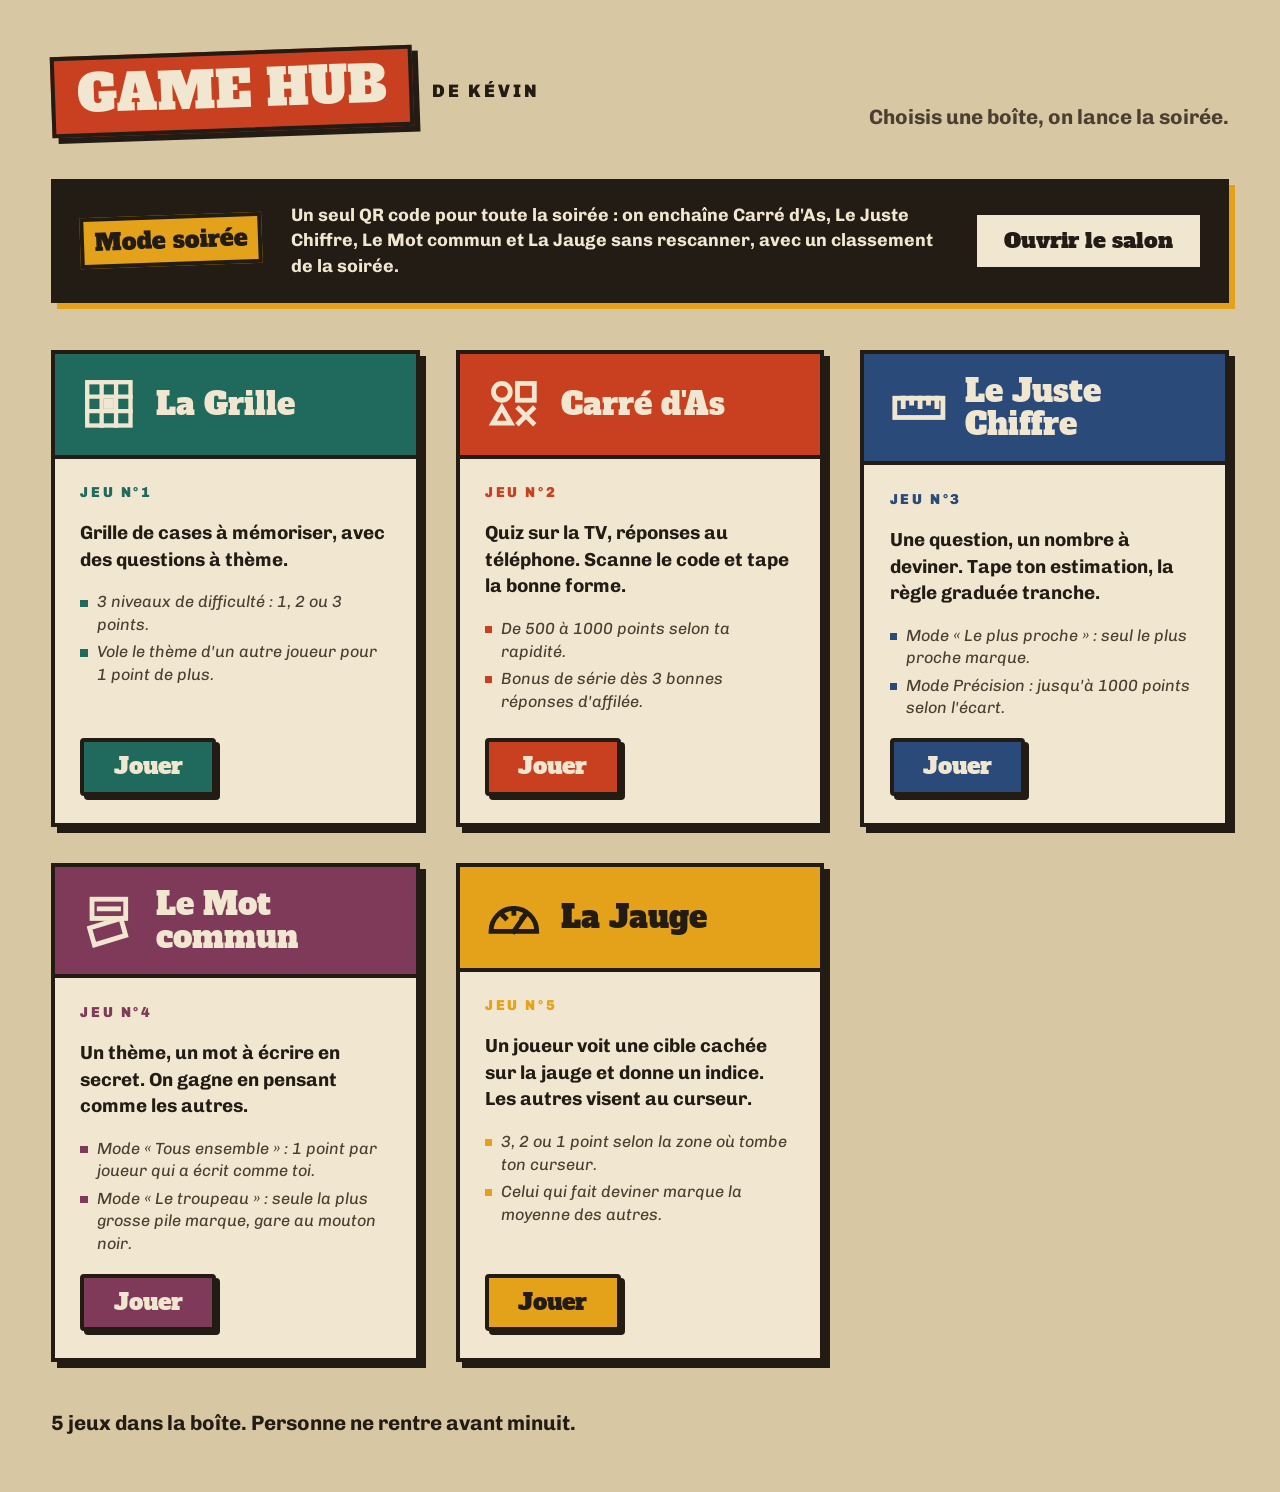
<file: index.html>
<!DOCTYPE html>
<html lang="fr">
<head>
<meta charset="UTF-8">
<meta name="viewport" content="width=device-width, initial-scale=1.0">
<title>Game Hub by Kévin</title>
<link rel="preconnect" href="https://fonts.googleapis.com">
<link rel="preconnect" href="https://fonts.gstatic.com" crossorigin>
<link rel="stylesheet" href="commun.css">
<style>
    body {
        display: flex;
        flex-direction: column;
        padding: clamp(1.5rem, 4vw, 3rem) clamp(1rem, 4vw, 4rem) 3rem;
    }

    .page {
        width: 100%;
        max-width: 72rem;
        margin: auto;
        display: flex;
        flex-direction: column;
        gap: clamp(1.8rem, 4vw, 2.6rem);
    }

    header {
        display: flex;
        align-items: flex-end;
        justify-content: space-between;
        flex-wrap: wrap;
        gap: 1rem 2rem;
    }

    .marque {
        display: flex;
        align-items: center;
        flex-wrap: wrap;
        gap: 0.6rem 1rem;
    }

    .logo {
        font-size: clamp(2rem, 5vw, 2.8rem);
        line-height: 1;
    }

    .signature {
        font-weight: 900;
        font-size: 1rem;
        letter-spacing: 0.18em;
        text-transform: uppercase;
    }

    .tagline {
        font-size: 1.15rem;
        font-weight: 700;
        color: var(--encre-douce);
    }

    /* ---------- L'étagère de boîtes ---------- */

    .etagere {
        display: grid;
        grid-template-columns: repeat(auto-fill, minmax(min(100%, 19rem), 1fr));
        gap: 2rem;
    }

    .couvercle {
        --jeu-texte: var(--carton);
        display: flex;
        flex-direction: column;
        color: var(--encre);
        text-decoration: none;
        background: var(--carton);
        border: var(--trait) solid var(--encre);
        box-shadow: var(--ombre);
        transition: transform 0.15s cubic-bezier(.3, 1.6, .5, 1), box-shadow 0.15s cubic-bezier(.3, 1.6, .5, 1);
    }

    .couvercle:hover {
        transform: translate(-4px, -4px);
        box-shadow: var(--ombre-forte);
    }

    .couvercle:active {
        transform: translate(5px, 5px);
        box-shadow: 1px 1px 0 var(--encre);
        transition-duration: 0.05s;
    }

    .couvercle-face {
        display: flex;
        align-items: center;
        gap: 1rem;
        padding: 1.2rem 1.4rem;
        color: var(--jeu-texte);
        background: var(--jeu);
        border-bottom: var(--trait) solid var(--encre);
    }

    .couvercle-face svg {
        width: 3.2rem;
        height: 3.2rem;
        flex-shrink: 0;
    }

    .couvercle-titre {
        font-family: var(--police-titre);
        font-size: 1.7rem;
        line-height: 1.05;
    }

    .couvercle-dos {
        flex: 1;
        display: flex;
        flex-direction: column;
        gap: 1rem;
        padding: 1.3rem 1.4rem 1.5rem;
    }

    .couvercle-numero { color: var(--jeu); }

    .couvercle-description {
        font-size: 1.05rem;
        font-weight: 700;
        line-height: 1.4;
    }

    .couvercle-regles {
        flex: 1;
        list-style: none;
        display: flex;
        flex-direction: column;
        gap: 0.25rem;
        font-size: 0.9rem;
        font-style: italic;
        color: var(--encre-douce);
    }

    .couvercle-regles li {
        position: relative;
        padding-left: 1em;
    }

    .couvercle-regles li::before {
        content: '';
        position: absolute;
        left: 0;
        top: 0.5em;
        width: 0.45em;
        height: 0.45em;
        background: var(--jeu);
    }

    .couvercle-jouer {
        align-self: flex-start;
        font-family: var(--police-titre);
        font-size: 1.25rem;
        color: var(--jeu-texte);
        background: var(--jeu);
        border: var(--trait) solid var(--encre);
        border-radius: var(--rayon);
        box-shadow: 4px 4px 0 var(--encre);
        padding: 0.4em 1.3em;
    }

    /* Un seul jeu : la boîte prend toute la largeur, couvercle à gauche */
    .couvercle:only-child {
        grid-column: 1 / -1;
        flex-direction: row;
        min-height: 20rem;
        box-shadow: var(--ombre-forte);
    }

    .couvercle:only-child:hover { box-shadow: 14px 14px 0 var(--encre); }

    .couvercle:only-child .couvercle-face {
        width: 38%;
        flex-direction: column;
        justify-content: center;
        gap: 1.2rem;
        padding: 2rem;
        border-bottom: 0;
        border-right: var(--trait) solid var(--encre);
        text-align: center;
    }

    .couvercle:only-child .couvercle-face svg { width: 7rem; height: 7rem; }
    .couvercle:only-child .couvercle-titre { font-size: clamp(2rem, 4vw, 2.8rem); }
    .couvercle:only-child .couvercle-dos { padding: 2rem 2.4rem; gap: 1.3rem; }
    .couvercle:only-child .couvercle-description { font-size: clamp(1.15rem, 2vw, 1.5rem); }
    .couvercle:only-child .couvercle-regles { font-size: clamp(0.9rem, 1.4vw, 1.1rem); }
    .couvercle:only-child .couvercle-jouer { font-size: 1.6rem; padding: 0.45em 1.6em; box-shadow: var(--ombre); }

    @media (max-width: 640px) {
        .couvercle:only-child { flex-direction: column; min-height: 0; }
        .couvercle:only-child .couvercle-face {
            width: auto;
            flex-direction: row;
            justify-content: flex-start;
            padding: 1.2rem 1.4rem;
            border-right: 0;
            border-bottom: var(--trait) solid var(--encre);
            text-align: left;
        }
        .couvercle:only-child .couvercle-face svg { width: 3.4rem; height: 3.4rem; }
        .couvercle:only-child .couvercle-dos { padding: 1.3rem 1.4rem 1.5rem; }
    }

    /* ---------- Bandeau du mode soirée ---------- */

    .soiree {
        display: flex;
        align-items: center;
        flex-wrap: wrap;
        gap: 1rem 1.6rem;
        color: var(--carton);
        text-decoration: none;
        background: var(--encre);
        border: var(--trait) solid var(--encre);
        box-shadow: 6px 6px 0 var(--ocre);
        padding: 1.1rem 1.4rem;
        transition: transform 0.15s cubic-bezier(.3, 1.6, .5, 1), box-shadow 0.15s cubic-bezier(.3, 1.6, .5, 1);
    }

    .soiree:hover {
        transform: translate(-3px, -3px);
        box-shadow: 9px 9px 0 var(--ocre);
    }

    .soiree-tampon {
        font-size: 1.3rem;
        color: var(--encre);
        background: var(--ocre);
        box-shadow: none;
    }

    .soiree-texte {
        flex: 1 1 20rem;
        font-weight: 700;
        line-height: 1.4;
    }

    .soiree-lancer {
        font-family: var(--police-titre);
        font-size: 1.2rem;
        color: var(--encre);
        background: var(--carton);
        border: var(--trait-fin) solid var(--carton);
        padding: 0.35em 1.1em;
    }

    /* ---------- Pied de page ---------- */

    footer {
        display: flex;
        align-items: center;
        flex-wrap: wrap;
        gap: 1rem 1.5rem;
    }

    .compte {
        font-size: 1.15rem;
        font-weight: 700;
    }

    .places {
        flex: 1;
        display: flex;
        justify-content: flex-end;
        flex-wrap: wrap;
        gap: 0.8rem;
    }

    .place-libre {
        width: 8rem;
        padding: 0.8em 0;
        text-align: center;
        font-size: 0.85rem;
        font-weight: 700;
        color: var(--encre-douce);
        border: var(--trait-fin) dashed #6B5D48;
    }
</style>
</head>
<body>
    <div class="page">
        <header>
            <div class="marque">
                <h1 class="tampon logo">GAME HUB</h1>
                <span class="signature">de Kévin</span>
            </div>
            <p class="tagline">Choisis une boîte, on lance la soirée.</p>
        </header>

        <a class="soiree" href="soiree/index.html">
            <span class="tampon soiree-tampon">Mode soirée</span>
            <span class="soiree-texte">Un seul QR code pour toute la soirée : on enchaîne Carré d'As, Le Juste Chiffre, Le Mot commun et La Jauge sans rescanner, avec un classement de la soirée.</span>
            <span class="soiree-lancer" id="soireeLancer">Ouvrir le salon</span>
        </a>

        <main class="etagere" id="gamesGrid"></main>

        <footer>
            <p class="compte" id="footerCount"></p>
            <div class="places" id="freeSlots" aria-hidden="true"></div>
        </footer>
    </div>

    <script>
        // Icônes du hub : trait épais, angles carrés, dans une grille 48×48.
        const ICONS = {
            dice: '<svg viewBox="0 0 48 48" fill="none" stroke="currentColor" stroke-width="4" stroke-linecap="square" stroke-linejoin="miter" aria-hidden="true"><rect x="7" y="7" width="34" height="34"/><rect x="14" y="14" width="5" height="5" fill="currentColor" stroke="none"/><rect x="29" y="14" width="5" height="5" fill="currentColor" stroke="none"/><rect x="21.5" y="21.5" width="5" height="5" fill="currentColor" stroke="none"/><rect x="14" y="29" width="5" height="5" fill="currentColor" stroke="none"/><rect x="29" y="29" width="5" height="5" fill="currentColor" stroke="none"/></svg>',
            music: '<svg viewBox="0 0 48 48" fill="none" stroke="currentColor" stroke-width="4" stroke-linecap="square" stroke-linejoin="miter" aria-hidden="true"><rect x="9" y="30" width="10" height="9"/><rect x="29" y="25" width="10" height="9"/><path d="M19 30V12l20-5v18"/></svg>',
            bolt: '<svg viewBox="0 0 48 48" fill="none" stroke="currentColor" stroke-width="4" stroke-linecap="square" stroke-linejoin="miter" aria-hidden="true"><path d="M27 5L11 27h10l-3 16 19-24H27l4-14z"/></svg>',
            clock: '<svg viewBox="0 0 48 48" fill="none" stroke="currentColor" stroke-width="4" stroke-linecap="square" stroke-linejoin="miter" aria-hidden="true"><circle cx="24" cy="24" r="17"/><path d="M24 14v11l7 5"/></svg>',
            key: '<svg viewBox="0 0 48 48" fill="none" stroke="currentColor" stroke-width="4" stroke-linecap="square" stroke-linejoin="miter" aria-hidden="true"><rect x="7" y="16" width="16" height="16"/><path d="M23 24h18M34 24v7M41 24v7"/></svg>',
            grid: '<svg viewBox="0 0 48 48" fill="none" stroke="currentColor" stroke-width="3.6" stroke-linecap="square" stroke-linejoin="miter" aria-hidden="true"><rect x="6" y="6" width="36" height="36"/><path d="M18 6v36M30 6v36M6 18h36M6 30h36"/><rect x="19.8" y="19.8" width="8.4" height="8.4" fill="currentColor" stroke="none"/></svg>',
            camera: '<svg viewBox="0 0 48 48" fill="none" stroke="currentColor" stroke-width="4" stroke-linecap="square" stroke-linejoin="miter" aria-hidden="true"><rect x="5" y="15" width="38" height="25"/><path d="M17 15l3-6h8l3 6"/><rect x="17" y="21" width="14" height="13"/></svg>',
            bars: '<svg viewBox="0 0 48 48" fill="none" stroke="currentColor" stroke-width="4" stroke-linecap="square" stroke-linejoin="miter" aria-hidden="true"><rect x="7" y="28" width="9" height="13"/><rect x="20" y="18" width="9" height="23"/><rect x="33" y="7" width="9" height="34"/></svg>',
            papiers: '<svg viewBox="0 0 48 48" fill="none" stroke="currentColor" stroke-width="4" stroke-linecap="square" stroke-linejoin="miter" aria-hidden="true"><path d="M8 30l26-8 4 14-26 8z"/><rect x="10" y="6" width="28" height="16"/><path d="M16 14h16"/></svg>',
            jauge: '<svg viewBox="0 0 48 48" fill="none" stroke="currentColor" stroke-width="4" stroke-linecap="square" stroke-linejoin="miter" aria-hidden="true"><path d="M5 36a19 19 0 0 1 38 0z"/><path d="M24 36l9-13"/><path d="M14 22l3 3M24 17v4M34 22l-3 3"/></svg>',
            ruler: '<svg viewBox="0 0 48 48" fill="none" stroke="currentColor" stroke-width="4" stroke-linecap="square" stroke-linejoin="miter" aria-hidden="true"><rect x="4" y="16" width="40" height="16"/><path d="M11 16v7M18 16v4M25 16v7M32 16v4M39 16v7"/></svg>',
            coins: '<svg viewBox="0 0 48 48" fill="none" stroke="currentColor" stroke-width="4" stroke-linecap="square" stroke-linejoin="miter" aria-hidden="true"><circle cx="14" cy="14" r="7"/><rect x="27" y="7" width="14" height="14"/><path d="M14 27l7.5 13h-15z"/><path d="M28 28l12 12M40 28L28 40"/></svg>'
        };

        // Ajouter un jeu = ajouter une entrée ici. "folder" doit correspondre au nom exact du dossier contenant son index.html
        // (minuscules, sans espaces, accents ni apostrophes : le serveur en ligne respecte la casse, contrairement à Windows).
        // "icon" doit référencer une clé de ICONS ci-dessus (ou en ajouter une nouvelle dans le même style de trait).
        // "rules" (facultatif) : quelques règles courtes, affichées en petit sous la description.
        // "color" : de préférence une encre de commun.css (tomate #C8401F, ocre #E3A21A, sapin #1F6A5C, prusse #2A4A7A, prune #7E3A58, ciel #8FC0CF).
        const GAMES = [
            {
                folder: 'la-grille',
                title: 'La Grille',
                icon: 'grid',
                color: '#1F6A5C',
                description: "Grille de cases à mémoriser, avec des questions à thème.",
                rules: [
                    '3 niveaux de difficulté : 1, 2 ou 3 points.',
                    "Vole le thème d'un autre joueur pour 1 point de plus."
                ]
            },
            {
                folder: 'carre-d-as',
                title: "Carré d'As",
                icon: 'coins',
                color: '#C8401F',
                description: 'Quiz sur la TV, réponses au téléphone. Scanne le code et tape la bonne forme.',
                rules: [
                    'De 500 à 1000 points selon ta rapidité.',
                    'Bonus de série dès 3 bonnes réponses d\'affilée.'
                ]
            },
            {
                folder: 'juste-chiffre',
                title: 'Le Juste Chiffre',
                icon: 'ruler',
                color: '#2A4A7A',
                description: 'Une question, un nombre à deviner. Tape ton estimation, la règle graduée tranche.',
                rules: [
                    'Mode « Le plus proche » : seul le plus proche marque.',
                    'Mode Précision : jusqu\'à 1000 points selon l\'écart.'
                ]
            },
            {
                folder: 'mot-commun',
                title: 'Le Mot commun',
                icon: 'papiers',
                color: '#7E3A58',
                description: 'Un thème, un mot à écrire en secret. On gagne en pensant comme les autres.',
                rules: [
                    'Mode « Tous ensemble » : 1 point par joueur qui a écrit comme toi.',
                    'Mode « Le troupeau » : seule la plus grosse pile marque, gare au mouton noir.'
                ]
            },
            {
                folder: 'jauge',
                title: 'La Jauge',
                icon: 'jauge',
                color: '#E3A21A',
                description: 'Un joueur voit une cible cachée sur la jauge et donne un indice. Les autres visent au curseur.',
                rules: [
                    '3, 2 ou 1 point selon la zone où tombe ton curseur.',
                    'Celui qui fait deviner marque la moyenne des autres.'
                ]
            }
        ];

        // Texte foncé sur les couleurs claires, clair sur les foncées.
        function textColorFor(hex) {
            const n = parseInt(hex.replace('#', ''), 16);
            const [r, g, b] = [n >> 16, (n >> 8) & 255, n & 255].map(v => {
                v /= 255;
                return v <= 0.03928 ? v / 12.92 : Math.pow((v + 0.055) / 1.055, 2.4);
            });
            const lum = 0.2126 * r + 0.7152 * g + 0.0722 * b;
            return lum > 0.3 ? 'var(--encre)' : 'var(--carton)';
        }

        function countLabel(n) {
            if (n === 1) return '1 jeu dans la boîte. Les prochains sont en route.';
            if (n < 5) return `${n} jeux dans la boîte. De quoi tenir la soirée.`;
            return `${n} jeux dans la boîte. Personne ne rentre avant minuit.`;
        }

        function renderGames() {
            const grid = document.getElementById('gamesGrid');
            grid.innerHTML = '';

            GAMES.forEach((game, index) => {
                const card = document.createElement('a');
                card.className = 'couvercle';
                card.href = encodeURIComponent(game.folder) + '/index.html';
                card.style.setProperty('--jeu', game.color);
                card.style.setProperty('--jeu-texte', textColorFor(game.color));

                const face = document.createElement('div');
                face.className = 'couvercle-face';
                face.innerHTML = ICONS[game.icon] || '';

                const title = document.createElement('h2');
                title.className = 'couvercle-titre';
                title.textContent = game.title;
                face.appendChild(title);

                const back = document.createElement('div');
                back.className = 'couvercle-dos';

                const number = document.createElement('div');
                number.className = 'surtitre couvercle-numero';
                number.textContent = `Jeu n°${index + 1}`;

                const desc = document.createElement('p');
                desc.className = 'couvercle-description';
                desc.textContent = game.description;

                const play = document.createElement('div');
                play.className = 'couvercle-jouer';
                play.textContent = 'Jouer';

                back.appendChild(number);
                back.appendChild(desc);

                if (game.rules && game.rules.length) {
                    const rules = document.createElement('ul');
                    rules.className = 'couvercle-regles';
                    game.rules.forEach(rule => {
                        const item = document.createElement('li');
                        item.textContent = rule;
                        rules.appendChild(item);
                    });
                    back.appendChild(rules);
                }

                back.appendChild(play);
                card.appendChild(face);
                card.appendChild(back);
                grid.appendChild(card);
            });

            document.getElementById('footerCount').textContent = countLabel(GAMES.length);

            const slots = document.getElementById('freeSlots');
            slots.innerHTML = '';
            for (let i = GAMES.length; i < 3; i++) {
                const slot = document.createElement('div');
                slot.className = 'place-libre';
                slot.textContent = 'Place libre';
                slots.appendChild(slot);
            }
        }

        renderGames();

        // Une soirée est déjà ouverte sur cette TV : on propose d'y revenir
        try {
            if (localStorage.getItem('hub.soiree')) document.getElementById('soireeLancer').textContent = 'Revenir au salon';
        } catch { /* stockage indisponible */ }
    </script>
</body>
</html>
</file>
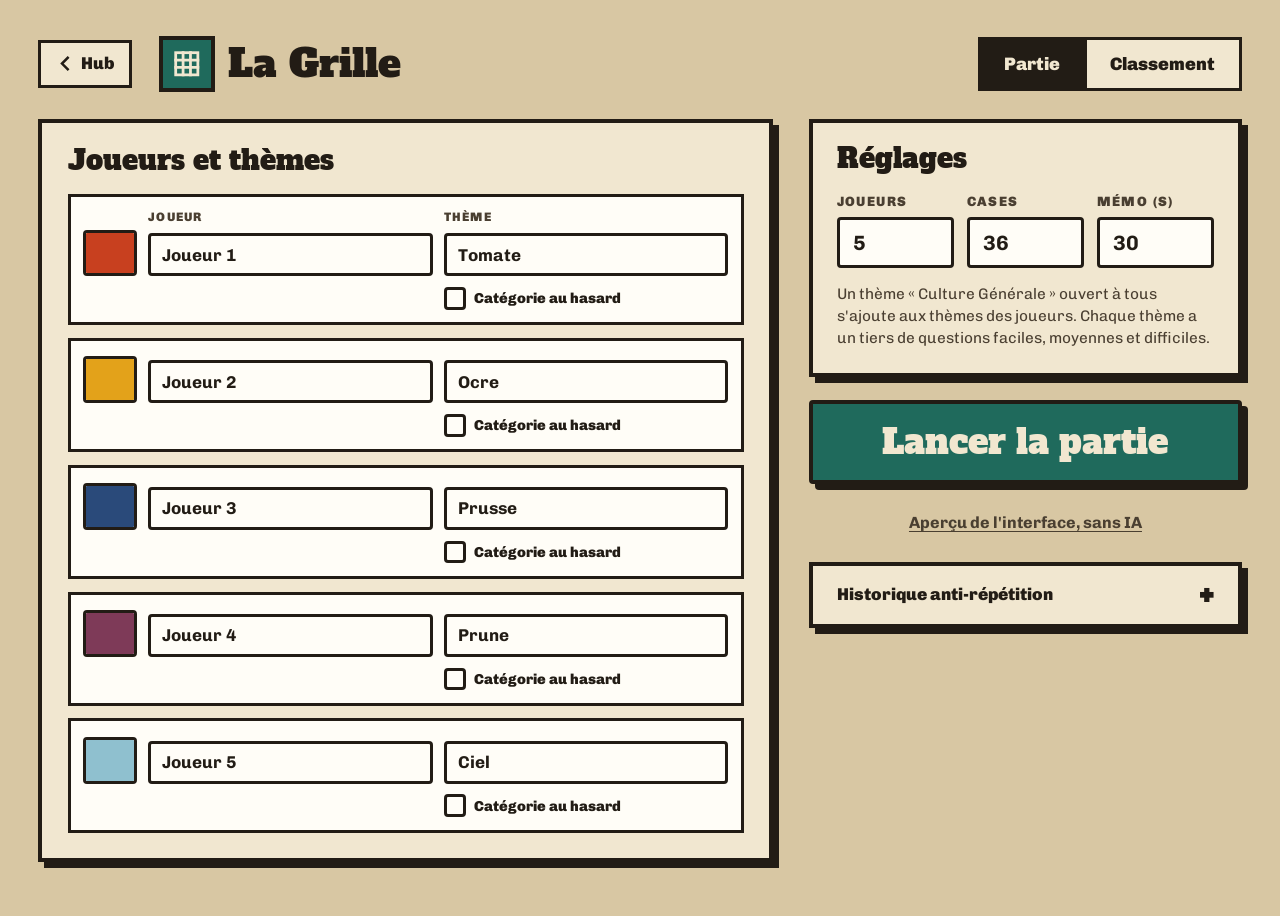
<file: la-grille/index.html>
<!DOCTYPE html>
<html lang="fr">
<head>
    <meta charset="UTF-8">
    <meta name="viewport" content="width=device-width, initial-scale=1.0">
    <title>La Grille</title>
    <link rel="preconnect" href="https://fonts.googleapis.com">
    <link rel="preconnect" href="https://fonts.gstatic.com" crossorigin>
    <link rel="stylesheet" href="../commun.css">
    <style>
        :root {
            --jeu: var(--sapin);
            --jeu-texte: var(--carton);
            --dos-case: #2E261D;
        }

        body {
            padding: clamp(1rem, 3vw, 2rem) clamp(0.75rem, 3vw, 2.5rem) 3rem;
        }

        .container {
            width: min(100%, 72rem);
            margin: 0 auto;
            transition: width 0.2s;
        }

        .container.wide {
            width: min(100%, 120rem);
        }

        .tab-content { display: none; }
        .tab-content.active { display: block; }

        .carte h2 {
            font-size: 1.5rem;
            margin-bottom: 1rem;
        }

        .note {
            font-size: 0.85rem;
            line-height: 1.45;
            color: var(--encre-douce);
        }

        /* ===================== Configuration ===================== */

        .config-grille {
            display: grid;
            grid-template-columns: minmax(0, 1.7fr) minmax(17rem, 1fr);
            gap: 2rem;
            align-items: start;
        }

        .config-joueurs {
            padding: 1.3rem 1.4rem 1.4rem;
        }

        #colorInputsContainer {
            display: grid;
            grid-template-columns: repeat(auto-fill, minmax(min(100%, 21rem), 1fr));
            gap: 0.7rem;
        }

        /* Une ligne par joueur : couleur | joueur | thème (l'ordre du DOM est réarrangé par la grille) */
        .color-input-group {
            display: grid;
            grid-template-columns: 3rem minmax(0, 1fr) minmax(0, 1fr);
            column-gap: 0.6rem;
            row-gap: 0.25rem;
            align-items: end;
            padding: 0.6rem 0.7rem 0.7rem;
            background: #FFFDF7;
            border: var(--trait-fin) solid var(--encre);
        }

        .color-input-group label {
            font-weight: 900;
            font-size: 0.68rem;
            letter-spacing: 0.1em;
            text-transform: uppercase;
            color: var(--encre-douce);
        }

        /* Les intitulés ne s'affichent qu'au-dessus de la première ligne (restent lus par les lecteurs d'écran) */
        .color-input-group:not(:first-child) label:not(.hasard),
        .color-input-group > label:first-child {
            position: absolute;
            width: 1px;
            height: 1px;
            overflow: hidden;
            clip: rect(0 0 0 0);
            white-space: nowrap;
        }

        .color-input-group > :nth-child(1) { grid-column: 1; grid-row: 1; }
        .color-input-group > :nth-child(2) { grid-column: 1; grid-row: 2; }
        .color-input-group > :nth-child(3) { grid-column: 3; grid-row: 1; }
        .color-input-group > :nth-child(4) { grid-column: 3; grid-row: 2; }
        .color-input-group > :nth-child(5) { grid-column: 2; grid-row: 1; }
        .color-input-group > :nth-child(6) { grid-column: 2; grid-row: 2; }
        .color-input-group > :nth-child(7) { grid-column: 3; grid-row: 3; }

        /* Case « Catégorie au hasard », sous le thème */
        .color-input-group .hasard {
            display: inline-flex;
            align-items: center;
            gap: 0.45rem;
            margin-top: 0.35rem;
            font-size: 0.8rem;
            letter-spacing: 0;
            text-transform: none;
            color: var(--encre);
            cursor: pointer;
            user-select: none;
        }

        .hasard input {
            appearance: none;
            flex-shrink: 0;
            width: 1.25rem;
            height: 1.25rem;
            margin: 0;
            background: #FFFDF7;
            border: var(--trait-fin) solid var(--encre);
            border-radius: var(--rayon);
            cursor: pointer;
            display: grid;
            place-content: center;
            transition: transform 0.12s cubic-bezier(.3, 1.6, .5, 1);
        }

        .hasard input::after {
            content: '';
            width: 0.55rem;
            height: 0.55rem;
            background: var(--encre);
            transform: scale(0);
            transition: transform 0.12s cubic-bezier(.3, 1.6, .5, 1);
        }

        .hasard input:checked { background: var(--ocre); transform: rotate(-8deg); }
        .hasard input:checked::after { transform: scale(1); }
        .hasard input:focus-visible { outline: 4px solid var(--ocre); outline-offset: 2px; }

        .color-input-group input[type="text"]:disabled {
            color: var(--encre-douce);
            background: repeating-linear-gradient(-45deg, #EFE6CF 0 6px, #F7F0DE 6px 12px);
            border-style: dashed;
        }

        .color-input-group input[type="color"] {
            width: 100%;
        }

        .color-input-group input[type="text"] {
            width: 100%;
            font-size: 0.95rem;
        }

        .config-cote {
            display: flex;
            flex-direction: column;
            gap: 1.3rem;
        }

        .config-reglages {
            padding: 1.2rem 1.3rem 1.3rem;
        }

        .reglages-ligne {
            display: grid;
            grid-template-columns: repeat(3, minmax(0, 1fr));
            gap: 0.7rem;
        }

        .reglages-ligne input {
            width: 100%;
            font-size: 1.15rem;
        }

        .config-reglages .note { margin-top: 0.8rem; }

        #validationMessage {
            color: var(--tomate);
            font-weight: 900;
            font-size: 0.9rem;
            margin-top: 0.7rem;
        }

        #validationMessage:empty { display: none; }

        #startBtn { width: 100%; }

        #previewBtn { align-self: center; }

        .config-historique summary {
            display: flex;
            justify-content: space-between;
            align-items: center;
            gap: 1rem;
            padding: 0.9rem 1.3rem;
            font-weight: 900;
            font-size: 0.95rem;
            cursor: pointer;
            list-style: none;
        }

        .config-historique summary::-webkit-details-marker { display: none; }

        .config-historique summary::after {
            content: '+';
            font-family: var(--police-titre);
            font-size: 1.4rem;
            line-height: 1;
        }

        .config-historique[open] summary::after { content: '−'; }

        .historique-corps {
            display: flex;
            flex-direction: column;
            gap: 0.7rem;
            padding: 0 1.3rem 1.2rem;
        }

        #historyStats { font-weight: 700; }

        .controls {
            display: flex;
            gap: 0.8rem;
            justify-content: center;
            flex-wrap: wrap;
        }

        .historique-corps .controls { justify-content: flex-start; }

        @media (max-width: 900px) {
            .config-grille { grid-template-columns: minmax(0, 1fr); }
        }

        /* ===================== Roue des catégories ===================== */

        #roulettePanel {
            padding: clamp(1.2rem, 3vw, 2rem);
        }

        .roulette {
            display: grid;
            grid-template-columns: minmax(0, 1fr) minmax(18rem, 30rem);
            gap: 2rem 3rem;
            align-items: center;
        }

        .roue-zone {
            position: relative;
            width: min(100%, 34rem, 64vh);
            aspect-ratio: 1;
            margin: 0 auto;
            padding-top: 0.8rem;
        }

        #roue {
            display: block;
            width: 100%;
            height: 100%;
            filter: drop-shadow(8px 8px 0 var(--encre));
        }

        .roue-pointeur {
            position: absolute;
            top: -0.9rem;
            left: 50%;
            z-index: 2;
            width: 2.4rem;
            margin-left: -1.2rem;
            transform-origin: 50% 15%;
        }

        .roue-pointeur.tic { animation: tic 0.12s ease-out; }

        @keyframes tic {
            30% { transform: rotate(-22deg); }
            100% { transform: rotate(0); }
        }

        .roue-resultat {
            position: absolute;
            top: 50%;
            left: 50%;
            z-index: 3;
            max-width: 88%;
            font-size: clamp(1.1rem, 2.2vw, 1.7rem);
            line-height: 1.1;
            text-align: center;
            pointer-events: none;
            transform: translate(-50%, -50%) rotate(-6deg);
            animation: tamponne 0.45s cubic-bezier(.2, 1.6, .4, 1);
        }

        @keyframes tamponne {
            0% { transform: translate(-50%, -50%) rotate(-20deg) scale(2.6); opacity: 0; }
            60% { opacity: 1; }
            100% { transform: translate(-50%, -50%) rotate(-6deg) scale(1); opacity: 1; }
        }

        .roulette-cote {
            display: flex;
            flex-direction: column;
            gap: 1rem;
        }

        .roulette-cote h2 { margin-bottom: 0; }

        .roulette-joueur {
            display: flex;
            flex-direction: column;
            gap: 0.6rem;
            padding: 0.7rem 0.9rem;
            background: #FFFDF7;
            border: var(--trait-fin) solid var(--encre);
            transition: transform 0.15s ease, box-shadow 0.15s ease;
        }

        .roulette-joueur.actif {
            background: var(--carton);
            border-width: var(--trait);
            box-shadow: var(--ombre);
            transform: translate(-3px, -3px);
        }

        .roulette-ligne {
            display: flex;
            align-items: center;
            gap: 0.7rem;
            font-weight: 900;
            font-size: 1.2rem;
        }

        .roulette-statut {
            margin-left: auto;
            font-size: 0.85rem;
            font-weight: 700;
            color: var(--encre-douce);
        }

        .roulette-joueur.actif .roulette-statut { color: var(--tomate); font-weight: 900; }

        .categorie-tampon {
            margin-left: auto;
            font-family: var(--police-titre);
            font-weight: 400;
            font-size: 0.95rem;
            border: var(--trait-fin) solid var(--encre);
            padding: 0.15em 0.55em;
            transform: rotate(-3deg);
        }

        .roulette-joueur input[type="text"] { width: 100%; }

        .suggestions {
            display: flex;
            flex-wrap: wrap;
            gap: 0.4rem;
        }

        .suggestion {
            font-family: var(--police-texte);
            font-weight: 700;
            font-size: 0.8rem;
            color: var(--encre);
            background: var(--carton);
            border: 2px solid var(--encre);
            border-radius: var(--rayon);
            padding: 0.3em 0.6em;
            cursor: pointer;
            transition: transform 0.1s ease, background 0.1s ease;
        }

        .suggestion:hover { background: var(--ocre); transform: translateY(-2px); }
        .suggestion:active { transform: translateY(1px); }

        .roulette-actions {
            display: flex;
            flex-direction: column;
            align-items: stretch;
            gap: 0.6rem;
        }

        .roulette-actions .btn-lien { align-self: center; }

        @media (max-width: 900px) {
            .roulette { grid-template-columns: minmax(0, 1fr); }
            .roue-zone { width: min(100%, 24rem); }
        }

        /* ===================== Génération des questions ===================== */

        #generationPanel {
            max-width: 56rem;
            margin: 0 auto;
            padding: 1.6rem;
        }

        .generation-step {
            display: flex;
            align-items: center;
            gap: 0.7rem;
            margin: 1.2rem 0 0.6rem;
            font-weight: 900;
            font-size: 1.05rem;
        }

        .step-badge {
            display: inline-flex;
            align-items: center;
            justify-content: center;
            flex-shrink: 0;
            width: 2rem;
            height: 2rem;
            font-family: var(--police-titre);
            color: var(--jeu-texte);
            background: var(--jeu);
            border: var(--trait-fin) solid var(--encre);
        }

        .prompt-textarea,
        .response-textarea {
            display: block;
            width: 100%;
            font-family: 'Courier New', monospace;
            font-size: 0.8rem;
            font-weight: 400;
            resize: vertical;
            margin-bottom: 0.6rem;
        }

        .generation-error {
            white-space: pre-line;
            color: var(--tomate);
            font-weight: 900;
            margin-top: 0.6rem;
        }

        .generation-actions {
            display: flex;
            align-items: center;
            justify-content: center;
            flex-wrap: wrap;
            gap: 1rem 1.5rem;
            margin-top: 1.2rem;
        }

        /* ===================== Partie ===================== */

        .game-area { display: none; }
        .game-area.active { display: block; }

        .game-layout {
            display: flex;
            gap: 2.5rem;
            align-items: flex-start;
            justify-content: center;
        }

        .game-main {
            flex: 0 1 auto;
            max-width: 60rem;
            min-width: 0;
            display: flex;
            flex-direction: column;
            align-items: center;
            gap: 1.2rem;
        }

        .game-side {
            width: 24rem;
            flex-shrink: 0;
            display: flex;
            flex-direction: column;
            gap: 1.2rem;
            position: sticky;
            top: 1rem;
        }

        .game-controls { justify-content: flex-start; }

        .info {
            width: 100%;
            font-family: var(--police-titre);
            font-size: 1.5rem;
            line-height: 1.25;
            text-align: center;
            text-wrap: balance;
            color: var(--carton);
            background: var(--encre);
            border: var(--trait) solid var(--encre);
            padding: 0.45em 0.8em;
        }

        #timer {
            color: var(--ocre);
            font-size: 1.5em;
            line-height: 1;
        }

        .turn-banner {
            width: 100%;
            font-family: var(--police-titre);
            font-size: 1.6rem;
            line-height: 1.2;
            background: var(--carton);
            border: var(--trait) solid var(--encre);
            border-left: 1.4rem solid var(--jeu);
            box-shadow: var(--ombre);
            padding: 0.45em 0.8em;
            animation: banniere 0.35s cubic-bezier(.3, 1.5, .5, 1);
        }

        @keyframes banniere {
            from { transform: translateX(-1.5rem); opacity: 0; }
            to { transform: translateX(0); opacity: 1; }
        }

        #grid {
            display: grid;
            gap: clamp(5px, 0.6vw, 10px);
            justify-content: center;
            background: var(--carton);
            border: var(--trait) solid var(--encre);
            box-shadow: var(--ombre-forte);
            padding: clamp(0.6rem, 1.2vw, 1.1rem);
        }

        .cell {
            aspect-ratio: 1;
            display: flex;
            align-items: center;
            justify-content: center;
            font-family: var(--police-titre);
            font-size: clamp(14px, 2.3vw, 40px);
            color: var(--carton);
            /* Chiffre clair cerné d'encre : lisible sur toutes les couleurs de joueurs */
            text-shadow:
                -2px -2px 0 var(--encre), 2px -2px 0 var(--encre),
                -2px 2px 0 var(--encre), 2px 2px 0 var(--encre),
                0 -2px 0 var(--encre), 0 2px 0 var(--encre),
                -2px 0 0 var(--encre), 2px 0 0 var(--encre);
            border: var(--trait-fin) solid var(--encre);
            border-radius: var(--rayon);
            cursor: pointer;
            user-select: none;
            transition: transform 0.12s cubic-bezier(.3, 1.6, .5, 1), box-shadow 0.12s cubic-bezier(.3, 1.6, .5, 1);
        }

        .cell:hover {
            transform: translate(-2px, -2px);
            box-shadow: 4px 4px 0 var(--encre);
        }

        .cell:active {
            transform: translate(1px, 1px);
            box-shadow: none;
        }

        .cell.flipped {
            background: var(--dos-case) !important;
            text-shadow: none;
        }

        .cell.flipped::before {
            content: attr(data-number);
            color: var(--kraft);
        }

        .cell[data-answered="true"] {
            animation: retourne 0.4s cubic-bezier(.3, 1.4, .5, 1);
        }

        @keyframes retourne {
            from { transform: perspective(400px) rotateY(90deg); }
            to { transform: perspective(400px) rotateY(0); }
        }

        /* Légende compacte sous la grille */
        #legend { width: 100%; }

        .legend-container {
            display: flex;
            flex-wrap: wrap;
            justify-content: center;
            gap: 0.6rem;
        }

        .legend-item {
            display: flex;
            align-items: center;
            gap: 0.55rem;
            background: var(--carton);
            border: var(--trait-fin) solid var(--encre);
            padding: 0.4em 0.75em;
        }

        .legend-color {
            width: 1.5rem;
            height: 1.5rem;
            flex-shrink: 0;
            border: var(--trait-fin) solid var(--encre);
        }

        .legend-text {
            display: flex;
            align-items: baseline;
            flex-wrap: wrap;
            gap: 0 0.45rem;
        }

        .legend-theme { font-weight: 900; }

        .legend-player {
            font-size: 0.85rem;
            font-weight: 700;
            color: var(--encre-douce);
        }

        /* Classement en direct */
        .live-scoreboard {
            padding: 1.2rem 1.4rem 0.8rem;
        }

        .live-scoreboard h3 {
            font-family: var(--police-texte);
            font-weight: 900;
            font-size: 0.8rem;
            letter-spacing: 0.18em;
            text-transform: uppercase;
            margin-bottom: 0.4rem;
        }

        .live-score-row {
            display: flex;
            align-items: center;
            justify-content: space-between;
            gap: 0.8rem;
            padding: 0.65rem 0;
            border-top: 2px solid var(--filet);
            font-weight: 900;
            font-size: 1.3rem;
        }

        .live-score-row > span:last-child {
            font-family: var(--police-titre);
            font-size: 1.7rem;
            line-height: 1;
        }

        .live-score-name {
            display: flex;
            align-items: center;
            gap: 0.6rem;
            min-width: 0;
        }

        .live-score-rank {
            min-width: 1.2em;
            font-size: 1rem;
            color: var(--encre-douce);
        }

        .player-color-badge {
            display: inline-block;
            flex-shrink: 0;
            width: 1.5rem;
            height: 1.5rem;
            border: var(--trait-fin) solid var(--encre);
            vertical-align: middle;
        }

        .live-scoreboard .player-color-badge {
            width: 1.7rem;
            height: 1.7rem;
        }

        /* Question (en surimpression) */
        .question-overlay-backdrop {
            position: fixed;
            inset: 0;
            z-index: 900;
            background: rgba(34, 28, 21, 0.82);
        }

        .question-overlay {
            position: fixed;
            top: 50%;
            left: 50%;
            z-index: 901;
            width: min(92vw, 48rem);
            max-height: 88vh;
            overflow-y: auto;
            transform: translate(-50%, -50%);
            background: var(--carton);
            border: var(--trait) solid var(--encre);
            box-shadow: var(--ombre-forte);
            padding: clamp(1.2rem, 3vw, 2.2rem);
            animation: surgit 0.28s cubic-bezier(.3, 1.5, .5, 1);
        }

        @keyframes surgit {
            from { transform: translate(-50%, -46%) scale(0.94); opacity: 0; }
            to { transform: translate(-50%, -50%) scale(1); opacity: 1; }
        }

        #questionPanel h3 {
            font-size: clamp(1.3rem, 2.4vw, 1.9rem);
            margin-bottom: 0.4rem;
        }

        #questionPanel p {
            font-size: clamp(1.1rem, 2vw, 1.5rem);
        }

        #questionPanel .question-meta {
            font-size: 0.95rem;
            font-weight: 700;
            color: var(--encre-douce);
        }

        #questionPanel .question-text {
            font-size: clamp(1.5rem, 3vw, 2.4rem);
            line-height: 1.3;
        }

        #questionPanel .btn {
            font-size: 1.05rem;
            padding: 0.7em 1.2em;
        }

        /* Mobile : minuteur et tour au-dessus de la grille, scores en dessous */
        @media (max-width: 900px) {
            .game-layout { flex-direction: column; align-items: stretch; gap: 1.2rem; }
            .game-side { display: contents; }
            .info { order: -2; }
            .turn-banner { order: -1; }
            .game-controls { justify-content: center; }
        }

        /* ===================== Classement ===================== */

        .ranking-container {
            padding: clamp(1rem, 3vw, 1.8rem);
            overflow-x: auto;
        }

        .ranking-header {
            display: flex;
            justify-content: space-between;
            align-items: center;
            flex-wrap: wrap;
            gap: 1rem;
            margin-bottom: 1.2rem;
        }

        .ranking-header h2 {
            font-size: clamp(1.6rem, 3vw, 2.2rem);
            margin: 0;
        }

        .ranking-table {
            width: 100%;
            min-width: 34rem;
            border-collapse: collapse;
        }

        .ranking-table th {
            font-weight: 900;
            font-size: 0.78rem;
            letter-spacing: 0.12em;
            text-transform: uppercase;
            text-align: left;
            color: var(--carton);
            background: var(--encre);
            padding: 0.8em 1em;
        }

        .ranking-table td {
            padding: 0.7em 1em;
            border-bottom: 2px solid var(--filet);
            font-weight: 700;
            font-size: 1.15rem;
        }

        .ranking-table tr:hover td { background: #E9DEC4; }

        .rank-medal {
            display: inline-flex;
            align-items: center;
            justify-content: center;
            width: 2.3rem;
            height: 2.3rem;
            font-family: var(--police-titre);
            font-size: 1.3rem;
        }

        .rank-podium-1,
        .rank-podium-2,
        .rank-podium-3 {
            border: var(--trait-fin) solid var(--encre);
            box-shadow: 3px 3px 0 var(--encre);
        }

        .rank-podium-1 { background: var(--ocre); }
        .rank-podium-2 { background: var(--ciel); }
        .rank-podium-3 { background: var(--tomate); color: var(--carton); }

        .ranking-table .player-color-badge { margin-right: 0.6rem; }

        .score-controls {
            display: flex;
            align-items: center;
            gap: 0.4rem;
        }

        .score-btn {
            width: 2.2rem;
            height: 2.2rem;
            font-family: var(--police-texte);
            font-weight: 900;
            font-size: 1.2rem;
            color: var(--carton);
            border: var(--trait-fin) solid var(--encre);
            border-radius: var(--rayon);
            box-shadow: 3px 3px 0 var(--encre);
            cursor: pointer;
            transition: transform 0.1s ease, box-shadow 0.1s ease;
        }

        .score-btn-plus { background: var(--sapin); }
        .score-btn-minus { background: var(--tomate); }

        .score-btn:hover { transform: translate(-1px, -1px); box-shadow: 4px 4px 0 var(--encre); }
        .score-btn:active { transform: translate(3px, 3px); box-shadow: none; }

        .score-display {
            min-width: 2.6rem;
            text-align: center;
            font-family: var(--police-titre);
            font-size: 1.6rem;
        }

        .add-points-section {
            margin-top: 1.4rem;
            padding-top: 1.2rem;
            border-top: var(--trait-fin) dashed var(--filet);
        }

        .add-points-section h3 {
            font-size: 1.15rem;
            margin-bottom: 0.7rem;
        }

        .add-points-form {
            display: flex;
            align-items: center;
            flex-wrap: wrap;
            gap: 0.7rem;
        }

        .add-points-form input[type="number"] { width: 6rem; }
    </style>
</head>
<body>
    <div class="container">
        <header class="barre-jeu">
            <a class="retour-hub" href="../index.html">
                <svg viewBox="0 0 24 24" fill="none" stroke="currentColor" stroke-width="3.5" stroke-linecap="square" aria-hidden="true"><path d="M15 4l-8 8 8 8"/></svg>
                Hub
            </a>
            <h1 class="titre-jeu">
                <span class="icone">
                    <svg viewBox="0 0 48 48" fill="none" stroke="currentColor" stroke-width="4.5" stroke-linecap="square" aria-hidden="true"><rect x="6" y="6" width="36" height="36"/><path d="M18 6v36M30 6v36M6 18h36M6 30h36"/></svg>
                </span>
                La Grille
            </h1>

            <!-- Onglets -->
            <nav class="onglets tabs">
                <button class="tab active" onclick="switchTab('game')">Partie</button>
                <button class="tab" onclick="switchTab('ranking')">Classement</button>
            </nav>
        </header>

        <!-- Onglet Jeu -->
        <div id="gameTab" class="tab-content active">
            <!-- Panel de configuration -->
            <div class="config-panel" id="configPanel">
                <div class="config-grille">
                    <section class="carte config-joueurs">
                        <h2>Joueurs et thèmes</h2>
                        <div id="colorInputsContainer"></div>
                    </section>

                    <div class="config-cote">
                        <section class="carte config-reglages">
                            <h2>Réglages</h2>
                            <div class="reglages-ligne">
                                <div class="champ">
                                    <label for="nbColors">Joueurs</label>
                                    <input type="number" id="nbColors" value="5" min="2" max="10">
                                </div>
                                <div class="champ">
                                    <label for="nbCases">Cases</label>
                                    <input type="number" id="nbCases" value="36" min="4" max="100">
                                </div>
                                <div class="champ">
                                    <label for="timerInput">Mémo (s)</label>
                                    <input type="number" id="timerInput" value="30" min="5" max="300" step="5">
                                </div>
                            </div>
                            <p id="validationMessage"></p>
                            <p class="note">Un thème « Culture Générale » ouvert à tous s'ajoute aux thèmes des joueurs. Chaque thème a un tiers de questions faciles, moyennes et difficiles.</p>
                        </section>

                        <button id="startBtn" class="btn btn-geant">Lancer la partie</button>
                        <button id="previewBtn" class="btn-lien">Aperçu de l'interface, sans IA</button>

                        <details class="carte config-historique">
                            <summary>Historique anti-répétition</summary>
                            <div class="historique-corps">
                                <p id="historyStats"></p>
                                <p class="note">Stocké dans ce navigateur. Exporte puis importe-le pour le passer d'un PC à l'autre.</p>
                                <div class="controls">
                                    <button class="btn btn-small btn-neutral" onclick="exportHistory()">Exporter</button>
                                    <button class="btn btn-small btn-neutral" onclick="document.getElementById('historyFileInput').click()">Importer</button>
                                    <input type="file" id="historyFileInput" accept="application/json" style="display:none;" onchange="importHistoryFile(this)">
                                    <button class="btn btn-small btn-destructive" onclick="resetHistory()">Réinitialiser</button>
                                </div>
                            </div>
                        </details>
                    </div>
                </div>
            </div>

            <!-- Roue des catégories (joueurs qui ont coché « Catégorie au hasard ») -->
            <div class="config-panel carte" id="roulettePanel" style="display:none;">
                <div class="roulette">
                    <div class="roue-zone">
                        <svg class="roue-pointeur" id="rouePointeur" viewBox="0 0 40 44" aria-hidden="true"><path d="M4 4h32L20 40z" fill="#C8401F" stroke="#221C15" stroke-width="4" stroke-linejoin="miter"/></svg>
                        <svg id="roue" viewBox="-100 -100 200 200" role="img" aria-label="Roue des catégories"></svg>
                        <div class="tampon roue-resultat" id="roueResultat" style="display:none;"></div>
                    </div>

                    <div class="roulette-cote">
                        <h2>La roue des catégories</h2>
                        <p class="note">Chacun lance la roue à son tour, puis choisit un sujet dans la catégorie tirée.</p>
                        <div id="rouletteList" aria-live="polite"></div>
                        <div class="roulette-actions">
                            <button id="spinBtn" class="btn btn-geant">Tourner la roue</button>
                            <button id="rouletteDoneBtn" class="btn btn-geant" style="display:none;">C'est parti !</button>
                            <button class="btn-lien" onclick="cancelRoulette()">Retour à la configuration</button>
                        </div>
                    </div>
                </div>
            </div>

            <!-- Panel de génération des questions -->
            <div class="config-panel carte" id="generationPanel" style="display:none;">
                <h2>Génération des questions</h2>

                <p class="generation-step"><span class="step-badge">1</span> Le prompt est déjà dans ton presse-papier. Colle-le dans Claude (claude.ai ou Claude Code) :</p>
                <textarea id="promptOutput" class="prompt-textarea" readonly rows="8"></textarea>
                <button class="btn btn-small btn-neutral" onclick="copyPromptAgain()">Recopier le prompt</button>

                <p class="generation-step"><span class="step-badge">2</span> Colle ici la réponse JSON complète de l'IA :</p>
                <textarea id="aiResponseInput" class="response-textarea" rows="8" placeholder="Colle ici la réponse JSON de l'IA..."></textarea>

                <p id="generationError" class="generation-error"></p>

                <div class="generation-actions">
                    <button id="importBtn" class="btn btn-geant">Importer et jouer</button>
                    <button class="btn-lien" onclick="cancelGeneration()">Annuler</button>
                </div>
            </div>

            <!-- Zone de jeu -->
            <div class="game-area" id="gameArea">
                <div class="game-layout">
                    <div class="game-main">
                        <div id="grid"></div>

                        <!-- Légende des couleurs -->
                        <div class="legend" id="legend">
                            <div class="legend-container" id="legendContainer"></div>
                        </div>
                    </div>

                    <div class="game-side">
                        <div class="info" id="info">Mémorisez les positions&nbsp;! <span id="timer">30</span>s</div>
                        <div class="turn-banner" id="turnBanner" style="display:none;"></div>

                        <!-- Classement en direct -->
                        <div class="live-scoreboard carte" id="liveScoreboard">
                            <h3>Scores en direct</h3>
                            <div id="liveScoreboardList"></div>
                        </div>

                        <div class="controls game-controls">
                            <button id="restartBtn" class="btn btn-small btn-neutral">Nouvelle grille</button>
                            <button id="backBtn" class="btn btn-small btn-neutral">Configuration</button>
                        </div>
                    </div>
                </div>

                <!-- Panneau de question de la case cliquée (en surimpression) -->
                <div class="question-overlay-backdrop" id="questionOverlayBackdrop" style="display:none;"></div>
                <div class="legend question-overlay" id="questionPanel" style="display:none;"></div>
            </div>
        </div>

        <!-- Onglet Classement -->
        <div id="rankingTab" class="tab-content">
            <div class="ranking-container carte">
                <div class="ranking-header">
                    <h2>Classement des joueurs</h2>
                    <button class="btn btn-small btn-destructive" onclick="resetScores()">Réinitialiser les scores</button>
                </div>

                <table class="ranking-table">
                    <thead>
                        <tr>
                            <th>Rang</th>
                            <th>Joueur</th>
                            <th>Thème</th>
                            <th>Score</th>
                            <th>Actions</th>
                        </tr>
                    </thead>
                    <tbody id="rankingTableBody">
                    </tbody>
                </table>

                <div class="add-points-section">
                    <h3>Ajouter des points à la main</h3>
                    <div class="add-points-form">
                        <select id="playerSelect">
                            <option value="">Choisir un joueur</option>
                        </select>
                        <input type="number" id="pointsToAdd" placeholder="Points" value="1" min="-100" max="100">
                        <button class="btn btn-small btn-positive" onclick="addManualPoints()">Ajouter</button>
                    </div>
                </div>
            </div>
        </div>
    </div>

    <script>
        const DIFFICULTIES = ['facile', 'moyen', 'difficile'];
        const DIFFICULTY_POINTS = { facile: 1, moyen: 2, difficile: 3 };
        const DIFFICULTY_LABELS = { facile: 'Facile', moyen: 'Moyen', difficile: 'Difficile' };
        const HISTORY_KEY = 'quizQuestionHistory';
        const CULTURE_GENERALE_NAME = 'Culture Générale';
        const CULTURE_GENERALE_COLOR = '#C9B68C';

        let nbCases = 30;
        let nbColors = 5;
        let rows, cols;
        let colors = ['#C8401F', '#E3A21A', '#2A4A7A', '#7E3A58', '#8FC0CF'];
        let colorNames = ['Tomate', 'Ocre', 'Prusse', 'Prune', 'Ciel'];
        // Couleur proposée pour chaque joueur, dans l'esprit de la palette de commun.css (au-delà de 10, couleur au hasard)
        const PLAYER_PALETTE = [
            { color: '#C8401F', name: 'Tomate' },
            { color: '#E3A21A', name: 'Ocre' },
            { color: '#2A4A7A', name: 'Prusse' },
            { color: '#7E3A58', name: 'Prune' },
            { color: '#8FC0CF', name: 'Ciel' },
            { color: '#1F6A5C', name: 'Sapin' },
            { color: '#D97A8C', name: 'Rose' },
            { color: '#8A9A2B', name: 'Olive' },
            { color: '#6E4B2F', name: 'Brou' },
            { color: '#9C8AC4', name: 'Lavande' }
        ];
        let playerNames = ['Joueur 1', 'Joueur 2', 'Joueur 3', 'Joueur 4', 'Joueur 5'];
        let playerScores = {};
        let colorMap = [];
        let currentRequirements = {};
        let flippedTime = false;
        let canFlip = false;
        let countdownInterval = null;
        let turnOrder = [];
        let currentTurnIndex = 0;
        let gameSessionStarted = false;
        let randomCategory = [];

        // ===== Scores =====

        function loadScores() {
            const saved = localStorage.getItem('playerScores');
            if (saved) {
                playerScores = JSON.parse(saved);
            }
        }

        function saveScores() {
            localStorage.setItem('playerScores', JSON.stringify(playerScores));
        }

        function initializeScores() {
            for (let i = 0; i < nbColors; i++) {
                const playerName = playerNames[i];
                if (!(playerName in playerScores)) {
                    playerScores[playerName] = 0;
                }
            }
            saveScores();
        }

        // ===== Onglets =====

        function switchTab(tabName) {
            document.querySelectorAll('.tab').forEach(tab => tab.classList.remove('active'));
            document.querySelectorAll('.tab-content').forEach(content => content.classList.remove('active'));

            if (tabName === 'game') {
                document.querySelector('.tab:nth-child(1)').classList.add('active');
                document.getElementById('gameTab').classList.add('active');
            } else if (tabName === 'ranking') {
                document.querySelector('.tab:nth-child(2)').classList.add('active');
                document.getElementById('rankingTab').classList.add('active');
                updateRanking();
            }
        }

        // ===== Classement =====

        function updateRanking() {
            const tbody = document.getElementById('rankingTableBody');
            const select = document.getElementById('playerSelect');
            tbody.innerHTML = '';
            select.innerHTML = '<option value="">Choisir un joueur</option>';

            const players = [];
            for (let i = 0; i < nbColors; i++) {
                const playerName = playerNames[i];
                players.push({
                    name: playerName,
                    theme: colorNames[i],
                    color: colors[i],
                    score: playerScores[playerName] || 0
                });

                const option = document.createElement('option');
                option.value = playerName;
                option.textContent = `${playerName} (${colorNames[i]})`;
                select.appendChild(option);
            }

            players.sort((a, b) => b.score - a.score);

            players.forEach((player, index) => {
                const tr = document.createElement('tr');

                const rankTd = document.createElement('td');
                const medalSpan = document.createElement('span');
                medalSpan.className = index < 3 ? `rank-medal rank-podium-${index + 1}` : 'rank-medal';
                medalSpan.textContent = index + 1;
                rankTd.appendChild(medalSpan);

                const nameTd = document.createElement('td');
                const badge = document.createElement('span');
                badge.className = 'player-color-badge';
                badge.style.backgroundColor = player.color;
                nameTd.appendChild(badge);
                nameTd.appendChild(document.createTextNode(player.name));

                const themeTd = document.createElement('td');
                themeTd.textContent = player.theme;

                const scoreTd = document.createElement('td');
                const scoreControls = document.createElement('div');
                scoreControls.className = 'score-controls';
                const minusBtn = document.createElement('button');
                minusBtn.className = 'score-btn score-btn-minus';
                minusBtn.textContent = '-';
                minusBtn.addEventListener('click', () => changeScore(player.name, -1));
                const scoreSpan = document.createElement('span');
                scoreSpan.className = 'score-display';
                scoreSpan.textContent = player.score;
                const plusBtn = document.createElement('button');
                plusBtn.className = 'score-btn score-btn-plus';
                plusBtn.textContent = '+';
                plusBtn.addEventListener('click', () => changeScore(player.name, 1));
                scoreControls.appendChild(minusBtn);
                scoreControls.appendChild(scoreSpan);
                scoreControls.appendChild(plusBtn);
                scoreTd.appendChild(scoreControls);

                const actionsTd = document.createElement('td');
                const resetBtn = document.createElement('button');
                resetBtn.className = 'btn btn-small btn-destructive';
                resetBtn.textContent = 'Réinitialiser';
                resetBtn.addEventListener('click', () => resetPlayerScore(player.name));
                actionsTd.appendChild(resetBtn);

                tr.appendChild(rankTd);
                tr.appendChild(nameTd);
                tr.appendChild(themeTd);
                tr.appendChild(scoreTd);
                tr.appendChild(actionsTd);
                tbody.appendChild(tr);
            });
        }

        function changeScore(playerName, delta) {
            playerScores[playerName] = (playerScores[playerName] || 0) + delta;
            if (playerScores[playerName] < 0) playerScores[playerName] = 0;
            saveScores();
            updateRanking();
            updateLiveScoreboard();
            showNotification(`${delta > 0 ? '+' : '−'}${Math.abs(delta)} point(s) pour ${playerName}`);
        }

        function updateLiveScoreboard() {
            const list = document.getElementById('liveScoreboardList');
            if (!list) return;
            list.innerHTML = '';

            const players = [];
            for (let i = 0; i < nbColors; i++) {
                const playerName = playerNames[i];
                players.push({ name: playerName, color: colors[i], score: playerScores[playerName] || 0 });
            }
            players.sort((a, b) => b.score - a.score);

            players.forEach((player, index) => {
                const row = document.createElement('div');
                row.className = 'live-score-row';

                const nameDiv = document.createElement('div');
                nameDiv.className = 'live-score-name';

                const rankSpan = document.createElement('span');
                rankSpan.className = 'live-score-rank';
                rankSpan.textContent = `${index + 1}.`;

                const badge = document.createElement('span');
                badge.className = 'player-color-badge';
                badge.style.backgroundColor = player.color;

                const nameSpan = document.createElement('span');
                nameSpan.textContent = player.name;

                nameDiv.appendChild(rankSpan);
                nameDiv.appendChild(badge);
                nameDiv.appendChild(nameSpan);

                const scoreSpan = document.createElement('span');
                scoreSpan.textContent = player.score;

                row.appendChild(nameDiv);
                row.appendChild(scoreSpan);
                list.appendChild(row);
            });
        }

        function resetPlayerScore(playerName) {
            if (confirm(`Voulez-vous vraiment réinitialiser le score de ${playerName} ?`)) {
                playerScores[playerName] = 0;
                saveScores();
                updateRanking();
                updateLiveScoreboard();
                showNotification(`Score de ${playerName} réinitialisé`);
            }
        }

        function resetScores() {
            if (confirm('Voulez-vous vraiment réinitialiser tous les scores ?')) {
                playerScores = {};
                initializeScores();
                updateRanking();
                updateLiveScoreboard();
                showNotification('Tous les scores ont été réinitialisés');
            }
        }

        function addManualPoints() {
            const playerName = document.getElementById('playerSelect').value;
            const points = parseInt(document.getElementById('pointsToAdd').value);

            if (!playerName) {
                alert('Veuillez choisir un joueur');
                return;
            }

            if (isNaN(points)) {
                alert('Veuillez entrer un nombre de points valide');
                return;
            }

            changeScore(playerName, points);
        }

        function showNotification(message) {
            const notification = document.createElement('div');
            notification.className = 'notification';
            notification.textContent = message;
            document.body.appendChild(notification);

            setTimeout(() => {
                notification.remove();
            }, 3000);
        }

        // ===== Config couleurs / joueurs =====

        function initColorInputs() {
            const container = document.getElementById('colorInputsContainer');
            const nbColorsInput = parseInt(document.getElementById('nbColors').value);
            container.innerHTML = '';

            while (colors.length < nbColorsInput) {
                const extra = PLAYER_PALETTE[colors.length];
                colors.push(extra ? extra.color : '#' + Math.floor(Math.random()*16777215).toString(16).padStart(6, '0'));
                colorNames.push(extra ? extra.name : `Couleur ${colors.length}`);
                playerNames.push(`Joueur ${playerNames.length + 1}`);
            }

            for (let i = 0; i < nbColorsInput; i++) {
                const group = document.createElement('div');
                group.className = 'color-input-group';

                const colorInput = document.createElement('input');
                colorInput.type = 'color';
                colorInput.id = `color${i}`;
                colorInput.value = colors[i] || '#000000';

                const nameInput = document.createElement('input');
                nameInput.type = 'text';
                nameInput.id = `colorName${i}`;
                nameInput.value = colorNames[i] || `Couleur ${i + 1}`;
                nameInput.placeholder = 'Nom du thème';

                const playerInput = document.createElement('input');
                playerInput.type = 'text';
                playerInput.id = `playerName${i}`;
                playerInput.value = playerNames[i] || `Joueur ${i + 1}`;
                playerInput.placeholder = 'Nom du joueur';

                const label1 = document.createElement('label');
                label1.textContent = 'Couleur';

                const label2 = document.createElement('label');
                label2.textContent = 'Thème';

                const label3 = document.createElement('label');
                label3.textContent = 'Joueur';

                const randomLabel = document.createElement('label');
                randomLabel.className = 'hasard';
                const randomInput = document.createElement('input');
                randomInput.type = 'checkbox';
                randomInput.id = `random${i}`;
                randomInput.checked = !!randomCategory[i];
                nameInput.disabled = randomInput.checked;
                randomInput.addEventListener('change', () => {
                    randomCategory[i] = randomInput.checked;
                    nameInput.disabled = randomInput.checked;
                });
                randomLabel.appendChild(randomInput);
                randomLabel.appendChild(document.createTextNode('Catégorie au hasard'));

                group.appendChild(label1);
                group.appendChild(colorInput);
                group.appendChild(label2);
                group.appendChild(nameInput);
                group.appendChild(label3);
                group.appendChild(playerInput);
                group.appendChild(randomLabel);
                container.appendChild(group);
            }
        }

        function readColorsFromInputs() {
            colors = [];
            colorNames = [];
            playerNames = [];
            for (let i = 0; i < nbColors; i++) {
                colors.push(document.getElementById(`color${i}`).value);
                colorNames.push(document.getElementById(`colorName${i}`).value || `Couleur ${i + 1}`);
                playerNames.push(document.getElementById(`playerName${i}`).value || `Joueur ${i + 1}`);
            }
        }

        function createLegend() {
            const legendContainer = document.getElementById('legendContainer');
            legendContainer.innerHTML = '';

            for (let i = 0; i < nbColors; i++) {
                const item = document.createElement('div');
                item.className = 'legend-item';

                const colorBox = document.createElement('div');
                colorBox.className = 'legend-color';
                colorBox.style.backgroundColor = colors[i];

                const textDiv = document.createElement('div');
                textDiv.className = 'legend-text';

                const theme = document.createElement('div');
                theme.className = 'legend-theme';
                theme.textContent = colorNames[i];

                const player = document.createElement('div');
                player.className = 'legend-player';
                player.textContent = playerNames[i];

                textDiv.appendChild(theme);
                textDiv.appendChild(player);

                item.appendChild(colorBox);
                item.appendChild(textDiv);
                legendContainer.appendChild(item);
            }

            const generalItem = document.createElement('div');
            generalItem.className = 'legend-item';

            const generalColorBox = document.createElement('div');
            generalColorBox.className = 'legend-color';
            generalColorBox.style.backgroundColor = CULTURE_GENERALE_COLOR;

            const generalTextDiv = document.createElement('div');
            generalTextDiv.className = 'legend-text';

            const generalTheme = document.createElement('div');
            generalTheme.className = 'legend-theme';
            generalTheme.textContent = CULTURE_GENERALE_NAME;

            const generalPlayer = document.createElement('div');
            generalPlayer.className = 'legend-player';
            generalPlayer.textContent = 'Tous les joueurs';

            generalTextDiv.appendChild(generalTheme);
            generalTextDiv.appendChild(generalPlayer);

            generalItem.appendChild(generalColorBox);
            generalItem.appendChild(generalTextDiv);
            legendContainer.appendChild(generalItem);
        }

        // ===== Grille =====

        function calculateGridDimensions(n) {
            let bestRows = 1;
            let bestCols = n;
            let minDiff = Math.abs(bestRows - bestCols);

            for (let r = 1; r <= Math.sqrt(n); r++) {
                if (n % r === 0) {
                    let c = n / r;
                    let diff = Math.abs(r - c);
                    if (diff < minDiff) {
                        minDiff = diff;
                        bestRows = r;
                        bestCols = c;
                    }
                }
            }

            return { rows: bestRows, cols: bestCols };
        }

        function nearestValidCaseCount(value, totalThemes) {
            const multiple = totalThemes * 3;
            const maxMultiple = Math.max(multiple, Math.floor(100 / multiple) * multiple);
            let lower = Math.floor(value / multiple) * multiple;
            lower = Math.min(Math.max(lower, multiple), maxMultiple);
            const upper = Math.min(lower + multiple, maxMultiple);
            return (Math.abs(value - lower) <= Math.abs(upper - value)) ? lower : upper;
        }

        function validateConfig() {
            nbCases = parseInt(document.getElementById('nbCases').value);
            nbColors = parseInt(document.getElementById('nbColors').value);

            const message = document.getElementById('validationMessage');
            message.style.color = '';

            if (nbCases < 4 || nbCases > 100) {
                message.textContent = 'Le nombre de cases doit être entre 4 et 100';
                return false;
            }

            if (nbColors < 2 || nbColors > 10) {
                message.textContent = 'Le nombre de joueurs doit être entre 2 et 10';
                return false;
            }

            const totalThemes = nbColors + 1;
            const requiredMultiple = totalThemes * 3;
            if (nbCases % requiredMultiple !== 0) {
                const adjusted = nearestValidCaseCount(nbCases, totalThemes);
                nbCases = adjusted;
                document.getElementById('nbCases').value = adjusted;
                message.style.color = 'var(--prusse)';
                message.textContent = `Nombre de cases ajusté à ${adjusted} pour répartir également ${totalThemes} thèmes (${nbColors} joueur(s) + Culture Générale) avec un tiers facile/moyen/difficile par thème.`;
                showNotification(`Nombre de cases ajusté automatiquement à ${adjusted}`);
            } else {
                message.textContent = '';
            }

            return true;
        }

        function shuffleArray(arr) {
            for (let i = arr.length - 1; i > 0; i--) {
                const j = Math.floor(Math.random() * (i + 1));
                [arr[i], arr[j]] = [arr[j], arr[i]];
            }
            return arr;
        }

        function assignDifficulties(n) {
            const base = Math.floor(n / 3);
            const rem = n % 3;
            const counts = [base, base, base];
            for (let i = 0; i < rem; i++) counts[i]++;
            let arr = [];
            DIFFICULTIES.forEach((d, i) => {
                for (let k = 0; k < counts[i]; k++) arr.push(d);
            });
            return shuffleArray(arr);
        }

        function createGrid() {
            readColorsFromInputs();

            const dimensions = calculateGridDimensions(nbCases);
            rows = dimensions.rows;
            cols = dimensions.cols;

            const grid = document.getElementById('grid');
            grid.innerHTML = '';
            grid.style.gridTemplateColumns = `repeat(${cols}, clamp(34px, 6vw, 100px))`;

            const totalThemes = nbColors + 1;
            const casesPerColor = nbCases / totalThemes;
            let allColors = [];

            for (let i = 0; i < nbColors; i++) {
                const themeDifficulties = assignDifficulties(casesPerColor);
                for (let j = 0; j < casesPerColor; j++) {
                    allColors.push({
                        color: colors[i],
                        name: colorNames[i],
                        player: playerNames[i],
                        isGeneral: false,
                        difficulty: themeDifficulties[j]
                    });
                }
            }

            const generalDifficulties = assignDifficulties(casesPerColor);
            for (let j = 0; j < casesPerColor; j++) {
                allColors.push({
                    color: CULTURE_GENERALE_COLOR,
                    name: CULTURE_GENERALE_NAME,
                    player: null,
                    isGeneral: true,
                    difficulty: generalDifficulties[j]
                });
            }

            shuffleArray(allColors);

            colorMap = allColors;

            for (let i = 0; i < nbCases; i++) {
                const cell = document.createElement('div');
                cell.className = 'cell';
                cell.dataset.color = allColors[i].color;
                cell.dataset.colorName = allColors[i].name;
                cell.dataset.player = allColors[i].player || '';
                cell.dataset.isGeneral = allColors[i].isGeneral ? 'true' : 'false';
                cell.dataset.difficulty = allColors[i].difficulty;
                cell.dataset.number = i + 1;
                cell.style.backgroundColor = allColors[i].color;
                cell.textContent = i + 1;
                grid.appendChild(cell);
            }

            createLegend();
        }

        function flipAllCells() {
            const cells = document.querySelectorAll('.cell');
            cells.forEach(cell => {
                cell.classList.add('flipped');
                cell.textContent = '';
            });
            flippedTime = true;
            canFlip = true;
            document.getElementById('info').textContent = 'Cliquez sur une case pour révéler sa question !';
            startTurnOrder();
            document.getElementById('turnBanner').style.display = 'block';
        }

        // ===== Ordre de jeu =====

        function startTurnOrder() {
            turnOrder = playerNames.slice(0, nbColors);
            currentTurnIndex = 0;
            updateTurnBanner();
        }

        function currentTurnPlayer() {
            return turnOrder[currentTurnIndex];
        }

        function advanceTurn() {
            currentTurnIndex = (currentTurnIndex + 1) % turnOrder.length;
            updateTurnBanner();
        }

        function updateTurnBanner() {
            const banner = document.getElementById('turnBanner');
            if (!banner) return;
            const player = currentTurnPlayer();
            const idx = playerNames.indexOf(player);
            const color = idx !== -1 ? colors[idx] : '#1F6A5C';
            banner.style.borderLeftColor = color;
            banner.textContent = `Au tour de ${player}`;
        }

        document.addEventListener('click', (e) => {
            if (e.target.classList.contains('cell') && canFlip) {
                e.target.classList.remove('flipped');
                const number = e.target.dataset.number;
                e.target.textContent = number;
                if (e.target.dataset.answered !== 'true') {
                    e.target.dataset.answered = 'true';
                    showQuestionPanel(e.target);
                }
            }
        });

        function showQuestionPanel(cellEl) {
            const panel = document.getElementById('questionPanel');
            const backdrop = document.getElementById('questionOverlayBackdrop');
            panel.innerHTML = '';
            panel.style.display = 'block';
            backdrop.style.display = 'block';

            const difficulty = cellEl.dataset.difficulty;
            const isGeneral = cellEl.dataset.isGeneral === 'true';
            const basePoints = DIFFICULTY_POINTS[difficulty] || 1;
            const turnPlayer = currentTurnPlayer();
            const isOwnTheme = !isGeneral && cellEl.dataset.player === turnPlayer;
            const bonus = (!isGeneral && !isOwnTheme) ? 1 : 0;
            const totalPoints = basePoints + bonus;

            const title = document.createElement('h3');
            const themeLabel = isGeneral ? 'Culture Générale (ouvert à tous)' : `${cellEl.dataset.colorName} (thème de ${cellEl.dataset.player})`;
            title.textContent = `Case ${cellEl.dataset.number} — ${themeLabel}`;
            panel.appendChild(title);

            const meta = document.createElement('p');
            meta.className = 'question-meta';
            meta.textContent = `Difficulté : ${DIFFICULTY_LABELS[difficulty] || difficulty} — Au tour de : ${turnPlayer} — Bonne réponse = ${totalPoints} pt${totalPoints > 1 ? 's' : ''}${bonus > 0 ? ' (dont +1 bonus hors thème)' : ''}`;
            panel.appendChild(meta);

            const q = document.createElement('p');
            q.className = 'question-text';
            q.style.margin = '12px 0';
            q.style.fontWeight = 'bold';
            q.textContent = cellEl.dataset.question || '(Aucune question associée à cette case)';
            panel.appendChild(q);

            const answerP = document.createElement('p');
            answerP.style.display = 'none';
            answerP.style.color = 'var(--sapin)';
            answerP.style.fontWeight = 'bold';
            answerP.style.marginBottom = '12px';
            answerP.textContent = cellEl.dataset.reponse || '';
            panel.appendChild(answerP);

            const showBtn = document.createElement('button');
            showBtn.className = 'btn btn-small btn-info';
            showBtn.textContent = 'Afficher la réponse';
            showBtn.addEventListener('click', () => {
                answerP.style.display = answerP.style.display === 'none' ? 'block' : 'none';
            });
            panel.appendChild(showBtn);

            const actionsDiv = document.createElement('div');
            actionsDiv.style.marginTop = '14px';
            actionsDiv.style.display = 'flex';
            actionsDiv.style.gap = '10px';
            actionsDiv.style.flexWrap = 'wrap';

            const correctBtn = document.createElement('button');
            correctBtn.className = 'btn btn-small btn-positive';
            correctBtn.textContent = `Bonne réponse (+${totalPoints})`;

            const wrongBtn = document.createElement('button');
            wrongBtn.className = 'btn btn-small btn-destructive';
            wrongBtn.textContent = 'Mauvaise réponse (0)';

            function resolveTurn(pointsAwarded) {
                correctBtn.disabled = true;
                wrongBtn.disabled = true;
                correctBtn.style.opacity = '0.5';
                wrongBtn.style.opacity = '0.5';
                if (pointsAwarded > 0) {
                    changeScore(turnPlayer, pointsAwarded);
                }
                advanceTurn();
                setTimeout(() => {
                    panel.style.display = 'none';
                    backdrop.style.display = 'none';
                }, 400);
            }

            correctBtn.addEventListener('click', () => resolveTurn(totalPoints));
            wrongBtn.addEventListener('click', () => resolveTurn(0));

            actionsDiv.appendChild(correctBtn);
            actionsDiv.appendChild(wrongBtn);
            panel.appendChild(actionsDiv);
        }

        // ===== Historique des questions (anti-répétition) =====

        function themeKey(name) {
            return (name || '').toString().trim().toLowerCase().replace(/\s+/g, ' ');
        }

        function normalizeQuestionText(s) {
            return (s || '').toString().trim().toLowerCase().replace(/\s+/g, ' ');
        }

        function loadHistory() {
            try {
                return JSON.parse(localStorage.getItem(HISTORY_KEY)) || {};
            } catch (e) {
                return {};
            }
        }

        function saveHistory(history) {
            localStorage.setItem(HISTORY_KEY, JSON.stringify(history));
        }

        function getHistoryStats(history) {
            let total = 0;
            Object.values(history).forEach(byDiff => {
                DIFFICULTIES.forEach(d => { total += (byDiff[d] || []).length; });
            });
            return total;
        }

        function updateHistoryStats() {
            const el = document.getElementById('historyStats');
            if (!el) return;
            const total = getHistoryStats(loadHistory());
            el.textContent = `${total} question(s) déjà utilisée(s) au total (tous thèmes confondus).`;
        }

        function exportHistory() {
            const data = JSON.stringify(loadHistory(), null, 2);
            const blob = new Blob([data], { type: 'application/json' });
            const url = URL.createObjectURL(blob);
            const a = document.createElement('a');
            const date = new Date().toISOString().slice(0, 10);
            a.href = url;
            a.download = `historique-questions-${date}.json`;
            a.click();
            URL.revokeObjectURL(url);
            showNotification('Historique exporté');
        }

        function mergeHistories(a, b) {
            const merged = JSON.parse(JSON.stringify(a));
            Object.keys(b || {}).forEach(tKey => {
                if (!merged[tKey]) merged[tKey] = { facile: [], moyen: [], difficile: [] };
                DIFFICULTIES.forEach(d => {
                    merged[tKey][d] = merged[tKey][d] || [];
                    const existingNorm = new Set(merged[tKey][d].map(q => normalizeQuestionText(q.question)));
                    (b[tKey][d] || []).forEach(entry => {
                        const norm = normalizeQuestionText(entry.question);
                        if (!existingNorm.has(norm)) {
                            merged[tKey][d].push(entry);
                            existingNorm.add(norm);
                        }
                    });
                });
            });
            return merged;
        }

        function importHistoryFile(fileInput) {
            const file = fileInput.files[0];
            if (!file) return;
            const reader = new FileReader();
            reader.onload = (e) => {
                try {
                    const imported = JSON.parse(e.target.result);
                    const current = loadHistory();
                    const merged = mergeHistories(current, imported);
                    saveHistory(merged);
                    updateHistoryStats();
                    showNotification('Historique importé et fusionné avec succès');
                } catch (err) {
                    alert("Fichier invalide : impossible d'importer l'historique.\n" + err.message);
                }
            };
            reader.readAsText(file);
            fileInput.value = '';
        }

        function resetHistory() {
            if (confirm("Voulez-vous vraiment effacer tout l'historique des questions déjà posées ? Cette action est irréversible.")) {
                localStorage.removeItem(HISTORY_KEY);
                updateHistoryStats();
                showNotification('Historique des questions réinitialisé');
            }
        }

        // ===== Génération des questions (prompt + import) =====

        function computeRequirements(colorMapArg) {
            const req = {};
            colorMapArg.forEach(c => {
                if (!req[c.name]) req[c.name] = { facile: 0, moyen: 0, difficile: 0 };
                req[c.name][c.difficulty]++;
            });
            return req;
        }

        function buildPrompt(requirements, history) {
            let lines = [];
            lines.push("Tu es un générateur de questions de quiz pour un jeu de plateau entre joueurs.");
            lines.push("");
            lines.push("EXIGENCE ABSOLUE : L'EXACTITUDE FACTUELLE PASSE AVANT TOUT AUTRE CRITÈRE.");
            lines.push("- Si tu as accès à la recherche web, UTILISE-LA pour vérifier chaque fait (dates, noms, chiffres) avant de l'inclure. Ne te fie pas uniquement à ta mémoire.");
            lines.push("- Pour CHAQUE question, avant de la finaliser, relis-la et demande-toi : \"Suis-je certain à 100% que cette réponse est exacte et non ambiguë ?\". Si le moindre doute existe, ABANDONNE cette question et remplace-la par une autre dont tu es pleinement certain.");
            lines.push("- Préfère systématiquement des faits largement documentés et consensuels plutôt que des détails obscurs, des chiffres qui varient selon les sources, ou des records/dates disputés.");
            lines.push("- N'invente JAMAIS un fait, un chiffre ou un nom pour combler une question : il vaut mieux choisir un sujet légèrement différent mais vérifié dans le même thème.");
            lines.push("- La réponse doit être courte, unique et sans ambiguïté (pas de \"cela dépend\" ni de formulation approximative).");
            lines.push("- Il vaut mieux une question facile mais garantie vraie qu'une question difficile potentiellement fausse.");
            lines.push("");
            lines.push("Pour chaque thème ci-dessous, génère EXACTEMENT le nombre de questions demandé, pour chaque niveau de difficulté :");
            lines.push("");

            Object.keys(requirements).forEach(theme => {
                const req = requirements[theme];
                const parts = DIFFICULTIES.filter(d => req[d] > 0).map(d => `${req[d]} question(s) niveau "${d}"`);
                if (parts.length > 0) {
                    lines.push(`- Thème "${theme}" : ${parts.join(', ')}`);
                }
            });

            lines.push("");
            lines.push('Niveaux de difficulté : "facile" = grand public, "moyen" = bonne culture générale sur le sujet, "difficile" = réservé aux connaisseurs/passionnés du sujet.');

            const exclusionLines = [];
            Object.keys(requirements).forEach(theme => {
                const key = themeKey(theme);
                const hist = history[key];
                if (hist) {
                    DIFFICULTIES.forEach(d => {
                        (hist[d] || []).forEach(entry => {
                            exclusionLines.push(`- [${theme} / ${d}] ${entry.question}`);
                        });
                    });
                }
            });

            if (exclusionLines.length > 0) {
                lines.push("");
                lines.push("IMPORTANT : ces questions ont déjà été posées lors de parties précédentes. NE LES RÉUTILISE PAS et ne pose pas de question trop similaire :");
                lines.push(...exclusionLines);
            }

            lines.push("");
            lines.push("Avant d'envoyer ta réponse finale, relis une dernière fois chaque question/réponse une par une pour repérer toute erreur factuelle, puis corrige-la ou remplace la question si besoin.");
            lines.push("");
            lines.push("Réponds UNIQUEMENT avec un tableau JSON valide, sans texte avant/après, sans balises markdown, exactement dans ce format :");
            lines.push('[');
            lines.push('  {"theme": "Nom du thème exact", "difficulte": "facile", "question": "...", "reponse": "..."},');
            lines.push('  ...');
            lines.push(']');

            return lines.join("\n");
        }

        async function copyPromptAgain() {
            const text = document.getElementById('promptOutput').value;
            try {
                await navigator.clipboard.writeText(text);
                showNotification('Prompt recopié dans le presse-papier');
            } catch (e) {
                showNotification('Copie automatique impossible, sélectionne le texte manuellement');
            }
        }

        function parseAiResponse(rawText) {
            let text = rawText.trim();
            text = text.replace(/^```(json)?/i, '').replace(/```$/, '').trim();
            let data;
            try {
                data = JSON.parse(text);
            } catch (e) {
                const match = text.match(/\[[\s\S]*\]/);
                if (!match) {
                    throw new Error("Impossible de trouver un tableau JSON valide dans le texte collé. Vérifie que tu as bien copié toute la réponse de l'IA.");
                }
                try {
                    data = JSON.parse(match[0]);
                } catch (e2) {
                    throw new Error("Le JSON collé est mal formé. Vérifie que rien n'a été coupé lors du copier-coller.");
                }
            }
            if (!Array.isArray(data)) {
                throw new Error("La réponse doit être un tableau JSON de questions.");
            }
            return data;
        }

        function validateAndAssignQuestions(rawText, requirements, colorMapArg) {
            const data = parseAiResponse(rawText);
            const history = loadHistory();
            const validDifficulties = new Set(DIFFICULTIES);

            const requiredThemeKeys = {};
            Object.keys(requirements).forEach(theme => { requiredThemeKeys[themeKey(theme)] = theme; });

            const buckets = {};
            let malformedCount = 0;
            let unknownThemeCount = 0;

            data.forEach(item => {
                if (!item || typeof item.theme !== 'string' || typeof item.difficulte !== 'string' ||
                    typeof item.question !== 'string' || typeof item.reponse !== 'string' ||
                    !item.question.trim() || !item.reponse.trim()) {
                    malformedCount++;
                    return;
                }
                const diff = item.difficulte.trim().toLowerCase();
                if (!validDifficulties.has(diff)) {
                    malformedCount++;
                    return;
                }
                const tKey = themeKey(item.theme);
                if (!requiredThemeKeys[tKey]) {
                    unknownThemeCount++;
                    return;
                }
                buckets[tKey] = buckets[tKey] || { facile: [], moyen: [], difficile: [] };
                buckets[tKey][diff].push({ question: item.question.trim(), reponse: item.reponse.trim() });
            });

            let droppedDuplicateBatch = 0;
            let droppedDuplicateHistory = 0;
            const finalBuckets = {};

            Object.keys(buckets).forEach(tKey => {
                finalBuckets[tKey] = {};
                DIFFICULTIES.forEach(d => {
                    const seen = new Set();
                    const histSet = new Set(((history[tKey] && history[tKey][d]) || []).map(e => normalizeQuestionText(e.question)));
                    const filtered = [];
                    buckets[tKey][d].forEach(entry => {
                        const norm = normalizeQuestionText(entry.question);
                        if (seen.has(norm)) { droppedDuplicateBatch++; return; }
                        if (histSet.has(norm)) { droppedDuplicateHistory++; return; }
                        seen.add(norm);
                        filtered.push(entry);
                    });
                    finalBuckets[tKey][d] = filtered;
                });
            });

            const missing = [];
            Object.keys(requirements).forEach(theme => {
                const tKey = themeKey(theme);
                const req = requirements[theme];
                DIFFICULTIES.forEach(d => {
                    const need = req[d] || 0;
                    if (need === 0) return;
                    const have = ((finalBuckets[tKey] && finalBuckets[tKey][d]) || []).length;
                    if (have < need) {
                        missing.push(`- "${theme}" (${d}) : ${have}/${need} question(s) valable(s)`);
                    }
                });
            });

            if (missing.length > 0) {
                let msg = "Pas assez de questions valables et uniques :\n" + missing.join("\n");
                if (droppedDuplicateHistory > 0) msg += `\n\n(${droppedDuplicateHistory} question(s) ignorée(s) car déjà posée(s) précédemment)`;
                if (droppedDuplicateBatch > 0) msg += `\n(${droppedDuplicateBatch} doublon(s) dans la réponse collée)`;
                if (malformedCount > 0) msg += `\n(${malformedCount} entrée(s) mal formée(s) ignorée(s))`;
                if (unknownThemeCount > 0) msg += `\n(${unknownThemeCount} entrée(s) avec un thème non reconnu ignorée(s))`;
                msg += "\n\nRegénère le prompt (bouton ci-dessus) en demandant explicitement plus de questions, ou colle une réponse complémentaire.";
                throw new Error(msg);
            }

            const assignments = {};
            Object.keys(finalBuckets).forEach(tKey => {
                assignments[tKey] = {};
                DIFFICULTIES.forEach(d => {
                    assignments[tKey][d] = shuffleArray(finalBuckets[tKey][d].slice());
                });
            });

            const usedForHistory = {};
            colorMapArg.forEach(cell => {
                const tKey = themeKey(cell.name);
                const queue = assignments[tKey][cell.difficulty];
                const entry = queue.shift();
                cell.question = entry.question;
                cell.reponse = entry.reponse;
                usedForHistory[tKey] = usedForHistory[tKey] || { facile: [], moyen: [], difficile: [] };
                usedForHistory[tKey][cell.difficulty].push({ question: entry.question, reponse: entry.reponse });
            });

            Object.keys(usedForHistory).forEach(tKey => {
                history[tKey] = history[tKey] || { facile: [], moyen: [], difficile: [] };
                DIFFICULTIES.forEach(d => {
                    history[tKey][d] = (history[tKey][d] || []).concat(usedForHistory[tKey][d]);
                });
            });
            saveHistory(history);

            return { droppedDuplicateBatch, droppedDuplicateHistory, malformedCount, unknownThemeCount };
        }

        function onImportQuestions() {
            const textarea = document.getElementById('aiResponseInput');
            const errorBox = document.getElementById('generationError');
            errorBox.textContent = '';

            try {
                const result = validateAndAssignQuestions(textarea.value, currentRequirements, colorMap);

                const cells = document.querySelectorAll('#grid .cell');
                cells.forEach((cellEl, i) => {
                    cellEl.dataset.question = colorMap[i].question;
                    cellEl.dataset.reponse = colorMap[i].reponse;
                });

                const ignored = result.droppedDuplicateBatch + result.droppedDuplicateHistory + result.malformedCount + result.unknownThemeCount;
                showNotification('Questions importées avec succès' + (ignored > 0 ? ` (${ignored} entrée(s) ignorée(s))` : ''));
                updateHistoryStats();
                launchGameArea();
            } catch (err) {
                errorBox.textContent = err.message;
            }
        }

        function cancelGeneration() {
            document.getElementById('generationPanel').style.display = 'none';
            document.getElementById('configPanel').style.display = 'block';
        }

        // ===== Roue des catégories =====

        // Catégories tirées pour les joueurs qui cochent « Catégorie au hasard » ; le joueur choisit ensuite un sujet dedans.
        const RANDOM_CATEGORIES = [
            {
                name: 'Géographie', label: ['Géographie'], color: '#2A4A7A', ink: '#F1E7D0',
                icon: '<circle cx="24" cy="24" r="17"/><path d="M7 24h34M24 7c-7 5-7 29 0 34M24 7c7 5 7 29 0 34"/>',
                examples: ['Pays', 'Capitales', 'Fleuves', 'Montagnes', 'Drapeaux']
            },
            {
                name: 'Arts et Divertissement', label: ['Arts &amp;', 'Divertissement'], color: '#D97A8C', ink: '#221C15',
                icon: '<path d="M24 6l5 11 12 1-9 8 3 12-11-6-11 6 3-12-9-8 12-1z"/>',
                examples: ['Cinéma', 'Télévision', 'Musique', 'Célébrités', 'Livres', 'Auteurs', 'Peinture', 'Sculpture', 'Opéra']
            },
            {
                name: 'Histoire', label: ['Histoire'], color: '#E3A21A', ink: '#221C15',
                icon: '<path d="M7 17L24 8l17 9zM11 21v15M19 21v15M29 21v15M37 21v15M6 41h36"/>',
                examples: ['Événements', 'Personnages historiques', 'Guerres', 'Dates']
            },
            {
                name: 'Sciences et Nature', label: ['Sciences', '&amp; Nature'], color: '#1F6A5C', ink: '#F1E7D0',
                icon: '<path d="M19 6h10M21 6v12L9 38v4h30v-4L27 18V6M14 31h20"/>',
                examples: ['Biologie', 'Physique', 'Chimie', 'Astronomie', 'Animaux', 'Corps humain']
            },
            {
                name: 'Sports et Loisirs', label: ['Sports', '&amp; Loisirs'], color: '#C8401F', ink: '#F1E7D0',
                icon: '<path d="M15 7h18v10a9 9 0 0 1-18 0zM15 11H8v4a7 7 0 0 0 7 6M33 11h7v4a7 7 0 0 1-7 6M24 26v8M16 34h16v7H16z"/>',
                examples: ['Sports', 'Jeux', 'Records', 'Loisirs']
            }
        ];
        const SEGMENT_ANGLE = 360 / RANDOM_CATEGORIES.length;

        let roulette = { players: [], current: 0, rotation: 0, spinning: false, pool: [], onDone: null };
        let audioCtx = null;

        function launchWithRoulette(onDone) {
            if (!validateConfig()) return;
            const indices = [];
            for (let i = 0; i < nbColors; i++) {
                if (randomCategory[i]) indices.push(i);
            }
            if (indices.length === 0) {
                onDone();
                return;
            }
            openRoulette(indices, onDone);
        }

        function wheelPoint(angle, r) {
            const rad = angle * Math.PI / 180;
            return `${(r * Math.sin(rad)).toFixed(2)} ${(-r * Math.cos(rad)).toFixed(2)}`;
        }

        function buildWheel() {
            const wheel = document.getElementById('roue');
            let svg = '';
            RANDOM_CATEGORIES.forEach((cat, k) => {
                const c = k * SEGMENT_ANGLE;
                const a0 = c - SEGMENT_ANGLE / 2;
                const a1 = c + SEGMENT_ANGLE / 2;
                svg += `<path d="M0 0L${wheelPoint(a0, 96)}A96 96 0 0 1 ${wheelPoint(a1, 96)}Z" fill="${cat.color}" stroke="#221C15" stroke-width="3" stroke-linejoin="round"/>`;
                svg += `<g transform="rotate(${c})">`
                    + `<g transform="translate(-13 -57) scale(0.54)" fill="none" stroke="${cat.ink}" stroke-width="4.5" stroke-linecap="square" stroke-linejoin="miter">${cat.icon}</g>`
                    + cat.label.map((line, n) => `<text x="0" y="${-64 - (cat.label.length - 1 - n) * 9}" text-anchor="middle" fill="${cat.ink}" font-family="Chivo, sans-serif" font-weight="900" font-size="8.5">${line}</text>`).join('')
                    + `</g>`;
            });
            svg += '<circle r="97" fill="none" stroke="#221C15" stroke-width="5"/>';
            svg += '<circle r="15" fill="#F1E7D0" stroke="#221C15" stroke-width="4"/><rect x="-4" y="-4" width="8" height="8" fill="#221C15"/>';
            wheel.innerHTML = svg;
        }

        function openRoulette(indices, onDone) {
            if (!document.getElementById('roue').childElementCount) buildWheel();
            roulette.players = indices.map(i => ({
                index: i,
                name: document.getElementById(`playerName${i}`).value || `Joueur ${i + 1}`,
                color: document.getElementById(`color${i}`).value,
                category: null,
                subject: ''
            }));
            roulette.current = 0;
            roulette.pool = [];
            roulette.onDone = onDone;
            document.getElementById('roueResultat').style.display = 'none';
            renderRouletteList();
            updateRouletteButtons();
            document.getElementById('configPanel').style.display = 'none';
            document.getElementById('roulettePanel').style.display = 'block';
            window.scrollTo(0, 0);
        }

        // Tirage sans remise : pas deux fois la même catégorie tant que toutes ne sont pas sorties.
        function drawCategory() {
            if (roulette.pool.length === 0) {
                roulette.pool = shuffleArray(RANDOM_CATEGORIES.map((_, k) => k));
            }
            return roulette.pool.pop();
        }

        function playTone(freq, duration, volume, delay = 0) {
            try {
                audioCtx = audioCtx || new (window.AudioContext || window.webkitAudioContext)();
                const start = audioCtx.currentTime + delay;
                const osc = audioCtx.createOscillator();
                const gain = audioCtx.createGain();
                osc.type = 'triangle';
                osc.frequency.value = freq;
                gain.gain.setValueAtTime(volume, start);
                gain.gain.exponentialRampToValueAtTime(0.0001, start + duration);
                osc.connect(gain).connect(audioCtx.destination);
                osc.start(start);
                osc.stop(start + duration);
            } catch (e) {
                // Pas de son disponible : la roue tourne quand même.
            }
        }

        function spinWheel() {
            if (roulette.spinning || roulette.current >= roulette.players.length) return;
            const wheel = document.getElementById('roue');
            const pointer = document.getElementById('rouePointeur');
            const k = drawCategory();
            const jitter = (Math.random() - 0.5) * SEGMENT_ANGLE * 0.7;
            const target = roulette.rotation - (roulette.rotation % 360) + 360 * 6 + (360 - k * SEGMENT_ANGLE) + jitter;

            roulette.spinning = true;
            document.getElementById('roueResultat').style.display = 'none';
            updateRouletteButtons();

            // Animation image par image : démarrage vif puis longue décélération, pour faire durer le suspense
            const from = roulette.rotation;
            const duration = 5500;
            const start = performance.now();
            let lastSegment = Math.floor((from + SEGMENT_ANGLE / 2) / SEGMENT_ANGLE);
            roulette.rotation = target;

            function frame() {
                if (!roulette.spinning) return;
                const t = Math.min((performance.now() - start) / duration, 1);
                const eased = 1 - Math.pow(1 - t, 4);
                const angle = from + (target - from) * eased;
                wheel.style.transform = `rotate(${angle}deg)`;

                // Cliquetis : un « tic » à chaque frontière de case qui passe sous le pointeur
                const segment = Math.floor((angle + SEGMENT_ANGLE / 2) / SEGMENT_ANGLE);
                if (segment !== lastSegment) {
                    lastSegment = segment;
                    pointer.classList.remove('tic');
                    void pointer.offsetWidth;
                    pointer.classList.add('tic');
                    playTone(1500, 0.03, 0.05);
                }

                if (t < 1) requestAnimationFrame(frame);
                else landWheel(k);
            }
            requestAnimationFrame(frame);
        }

        function landWheel(k) {
            roulette.spinning = false;
            const cat = RANDOM_CATEGORIES[k];
            const player = roulette.players[roulette.current];
            player.category = k;

            const stamp = document.getElementById('roueResultat');
            stamp.textContent = cat.name;
            stamp.style.background = cat.color;
            stamp.style.color = cat.ink;
            stamp.style.display = 'block';
            playTone(660, 0.14, 0.08);
            playTone(990, 0.3, 0.08, 0.12);

            roulette.current++;
            renderRouletteList();
            updateRouletteButtons();
            const input = document.getElementById(`sujet${roulette.current - 1}`);
            if (input) input.focus({ preventScroll: true });
        }

        function renderRouletteList() {
            const list = document.getElementById('rouletteList');
            list.innerHTML = '';
            list.style.display = 'flex';
            list.style.flexDirection = 'column';
            list.style.gap = '0.7rem';

            roulette.players.forEach((player, j) => {
                const row = document.createElement('div');
                row.className = 'roulette-joueur';
                if (j === roulette.current && player.category === null) row.classList.add('actif');

                const line = document.createElement('div');
                line.className = 'roulette-ligne';
                const badge = document.createElement('span');
                badge.className = 'pastille';
                badge.style.background = player.color;
                const name = document.createElement('span');
                name.textContent = player.name;
                line.appendChild(badge);
                line.appendChild(name);

                if (player.category === null) {
                    const status = document.createElement('span');
                    status.className = 'roulette-statut';
                    status.textContent = j === roulette.current ? 'À toi de tourner !' : 'En attente';
                    line.appendChild(status);
                    row.appendChild(line);
                } else {
                    const cat = RANDOM_CATEGORIES[player.category];
                    const tag = document.createElement('span');
                    tag.className = 'categorie-tampon';
                    tag.style.background = cat.color;
                    tag.style.color = cat.ink;
                    tag.textContent = cat.name;
                    line.appendChild(tag);
                    row.appendChild(line);

                    const input = document.createElement('input');
                    input.type = 'text';
                    input.id = `sujet${j}`;
                    input.value = player.subject;
                    input.placeholder = `Ton sujet en ${cat.name}…`;
                    input.setAttribute('aria-label', `Sujet de ${player.name} en ${cat.name}`);
                    input.addEventListener('input', () => {
                        player.subject = input.value;
                        updateRouletteButtons();
                    });
                    row.appendChild(input);

                    const suggestions = document.createElement('div');
                    suggestions.className = 'suggestions';
                    cat.examples.forEach(example => {
                        const chip = document.createElement('button');
                        chip.type = 'button';
                        chip.className = 'suggestion';
                        chip.textContent = example;
                        chip.addEventListener('click', () => {
                            input.value = example;
                            player.subject = example;
                            updateRouletteButtons();
                        });
                        suggestions.appendChild(chip);
                    });
                    row.appendChild(suggestions);
                }
                list.appendChild(row);
            });
        }

        function updateRouletteButtons() {
            const spinBtn = document.getElementById('spinBtn');
            const doneBtn = document.getElementById('rouletteDoneBtn');
            const allSpun = roulette.current >= roulette.players.length;
            spinBtn.style.display = allSpun && !roulette.spinning ? 'none' : '';
            spinBtn.disabled = roulette.spinning;
            if (!allSpun) spinBtn.textContent = `Tourner pour ${roulette.players[roulette.current].name}`;
            doneBtn.style.display = allSpun && !roulette.spinning ? '' : 'none';
            doneBtn.disabled = !roulette.players.every(p => p.subject.trim() !== '');
        }

        function finishRoulette() {
            roulette.players.forEach(player => {
                const cat = RANDOM_CATEGORIES[player.category];
                document.getElementById(`colorName${player.index}`).value = `${cat.name} : ${player.subject.trim()}`;
            });
            document.getElementById('roulettePanel').style.display = 'none';
            roulette.onDone();
        }

        function cancelRoulette() {
            roulette.spinning = false;
            document.getElementById('roulettePanel').style.display = 'none';
            document.getElementById('configPanel').style.display = 'block';
        }

        // ===== Démarrage / cycle de jeu =====

        async function startGame() {
            if (!validateConfig()) return;

            if (countdownInterval) {
                clearInterval(countdownInterval);
                countdownInterval = null;
            }

            if (!gameSessionStarted) {
                playerScores = {};
                gameSessionStarted = true;
            }

            createGrid();
            initializeScores();

            currentRequirements = computeRequirements(colorMap);
            const promptText = buildPrompt(currentRequirements, loadHistory());

            document.getElementById('promptOutput').value = promptText;
            document.getElementById('aiResponseInput').value = '';
            document.getElementById('generationError').textContent = '';

            try {
                await navigator.clipboard.writeText(promptText);
                showNotification('Prompt copié — colle-le dans Claude !');
            } catch (e) {
                showNotification('Copie automatique impossible, copie le prompt manuellement');
            }

            document.getElementById('configPanel').style.display = 'none';
            document.getElementById('generationPanel').style.display = 'block';
        }

        function launchGameArea() {
            document.getElementById('generationPanel').style.display = 'none';
            document.getElementById('gameArea').classList.add('active');
            document.querySelector('.container').classList.add('wide');

            const questionPanel = document.getElementById('questionPanel');
            questionPanel.style.display = 'none';
            questionPanel.innerHTML = '';
            document.getElementById('questionOverlayBackdrop').style.display = 'none';
            document.getElementById('turnBanner').style.display = 'none';
            updateLiveScoreboard();

            let timeLeft = parseInt(document.getElementById('timerInput').value) || 30;
            document.getElementById('info').innerHTML = `Mémorisez les positions&nbsp;! <span id="timer">${timeLeft}</span>s`;

            flippedTime = false;
            canFlip = false;

            countdownInterval = setInterval(() => {
                timeLeft--;
                document.getElementById('timer').textContent = timeLeft;

                if (timeLeft <= 0) {
                    clearInterval(countdownInterval);
                    countdownInterval = null;
                    flipAllCells();
                }
            }, 1000);
        }

        function restart() {
            if (countdownInterval) {
                clearInterval(countdownInterval);
                countdownInterval = null;
            }
            flippedTime = false;
            canFlip = false;
            document.getElementById('gameArea').classList.remove('active');
            startGame();
        }

        function backToConfig() {
            if (countdownInterval) {
                clearInterval(countdownInterval);
                countdownInterval = null;
            }
            document.getElementById('configPanel').style.display = 'block';
            document.getElementById('gameArea').classList.remove('active');
            document.querySelector('.container').classList.remove('wide');
            canFlip = false;
            flippedTime = false;
        }

        // ===== Aperçu sans IA (pour visualiser l'interface rapidement) =====

        function previewGame() {
            if (!validateConfig()) return;

            if (countdownInterval) {
                clearInterval(countdownInterval);
                countdownInterval = null;
            }

            createGrid();
            initializeScores();

            colorMap.forEach(cell => {
                cell.question = `Exemple de question (${DIFFICULTY_LABELS[cell.difficulty] || cell.difficulty})`;
                cell.reponse = 'Exemple de réponse';
            });

            document.querySelectorAll('#grid .cell').forEach((cellEl, i) => {
                cellEl.dataset.question = colorMap[i].question;
                cellEl.dataset.reponse = colorMap[i].reponse;
            });

            document.getElementById('configPanel').style.display = 'none';
            document.getElementById('generationPanel').style.display = 'none';
            document.getElementById('gameArea').classList.add('active');
            document.querySelector('.container').classList.add('wide');

            document.getElementById('questionPanel').style.display = 'none';
            document.getElementById('questionPanel').innerHTML = '';
            document.getElementById('questionOverlayBackdrop').style.display = 'none';

            updateLiveScoreboard();
            flipAllCells();
            document.getElementById('info').textContent = 'Mode aperçu : questions factices, aucun appel à l\'IA';
        }

        document.getElementById('nbColors').addEventListener('input', initColorInputs);

        document.getElementById('startBtn').addEventListener('click', () => launchWithRoulette(startGame));
        document.getElementById('previewBtn').addEventListener('click', () => launchWithRoulette(previewGame));
        document.getElementById('spinBtn').addEventListener('click', spinWheel);
        document.getElementById('rouletteDoneBtn').addEventListener('click', finishRoulette);
        document.getElementById('restartBtn').addEventListener('click', restart);
        document.getElementById('backBtn').addEventListener('click', backToConfig);
        document.getElementById('importBtn').addEventListener('click', onImportQuestions);

        loadScores();
        initColorInputs();
        updateRanking();
        updateHistoryStats();
    </script>
</body>
</html>
</file>
<file: commun.css>
/* =====================================================================
   Direction artistique commune du Game Hub — « Boîte de jeu cartonnée »
   Partagée par le hub (index.html) et chaque jeu (../commun.css).
   Un jeu définit sa couleur avec --jeu (et --jeu-texte si sa couleur est claire).
   ===================================================================== */

@import url('https://fonts.googleapis.com/css2?family=Alfa+Slab+One&family=Chivo:wght@400;700;900&display=swap');

:root {
    /* Fond et matières */
    --kraft: #D8C7A3;
    --kraft-fonce: #C9B68C;
    --carton: #F1E7D0;
    --encre: #221C15;
    --encre-douce: #4A3F31;
    --filet: #CDBB94;

    /* Encres d'imprimerie : couleurs de jeux et de joueurs */
    --tomate: #C8401F;
    --ocre: #E3A21A;
    --sapin: #1F6A5C;
    --prusse: #2A4A7A;
    --prune: #7E3A58;
    --ciel: #8FC0CF;

    /* Couleur du jeu courant (chaque jeu la redéfinit) */
    --jeu: var(--tomate);
    --jeu-texte: var(--carton);

    /* Typographie */
    --police-titre: 'Alfa Slab One', 'Rockwell', Georgia, serif;
    --police-texte: 'Chivo', 'Segoe UI', Arial, sans-serif;

    /* Traits et ombres franches (jamais d'ombre floue) */
    --trait: 4px;
    --trait-fin: 3px;
    --ombre: 6px 6px 0 var(--encre);
    --ombre-forte: 10px 10px 0 var(--encre);
    --rayon: 4px;
}

/* Le texte grandit avec l'écran : confortable sur mobile, lisible à 3 m sur la TV */
html {
    font-size: clamp(16px, 0.55vw + 11px, 24px);
}

*,
*::before,
*::after {
    margin: 0;
    padding: 0;
    box-sizing: border-box;
}

body {
    min-height: 100vh;
    background: var(--kraft);
    color: var(--encre);
    font-family: var(--police-texte);
    font-size: 1rem;
    line-height: 1.4;
    -webkit-font-smoothing: antialiased;
}

h1, h2, h3 {
    font-family: var(--police-titre);
    font-weight: 400;
    line-height: 1.1;
}

:focus-visible {
    outline: 4px solid var(--ocre);
    outline-offset: 3px;
}

/* ---------- Tampon (logo, mentions) ---------- */

.tampon {
    display: inline-block;
    font-family: var(--police-titre);
    color: var(--carton);
    background: var(--tomate);
    border: var(--trait) solid var(--encre);
    box-shadow: var(--ombre);
    padding: 0.2em 0.45em 0.25em;
    transform: rotate(-2deg);
}

.mention {
    display: inline-block;
    font-weight: 900;
    font-size: 0.8rem;
    letter-spacing: 0.12em;
    text-transform: uppercase;
    border: var(--trait-fin) solid var(--encre);
    padding: 0.3em 0.65em;
}

.surtitre {
    font-weight: 900;
    font-size: 0.8rem;
    letter-spacing: 0.18em;
    text-transform: uppercase;
}

/* ---------- Cartes ---------- */

.carte {
    background: var(--carton);
    border: var(--trait) solid var(--encre);
    box-shadow: var(--ombre);
}

/* ---------- Icônes : trait épais, angles carrés ---------- */

.icone {
    display: inline-flex;
    align-items: center;
    justify-content: center;
    flex-shrink: 0;
    background: var(--jeu);
    color: var(--jeu-texte);
    border: var(--trait) solid var(--encre);
}

.icone svg {
    width: 62%;
    height: 62%;
}

/* ---------- Boutons ---------- */

.btn {
    display: inline-flex;
    align-items: center;
    justify-content: center;
    gap: 0.5em;
    font-family: var(--police-texte);
    font-weight: 900;
    font-size: 1rem;
    line-height: 1.1;
    color: var(--encre);
    background: var(--carton);
    border: var(--trait-fin) solid var(--encre);
    border-radius: var(--rayon);
    box-shadow: 4px 4px 0 var(--encre);
    padding: 0.75em 1.3em;
    cursor: pointer;
    text-decoration: none;
    transition: transform 0.12s cubic-bezier(.3, 1.6, .5, 1), box-shadow 0.12s cubic-bezier(.3, 1.6, .5, 1);
}

.btn:hover {
    transform: translate(-2px, -2px);
    box-shadow: 6px 6px 0 var(--encre);
}

.btn:active {
    transform: translate(4px, 4px);
    box-shadow: 0 0 0 var(--encre);
    transition-duration: 0.05s;
}

.btn:disabled {
    opacity: 0.5;
    cursor: default;
    transform: none;
    box-shadow: 4px 4px 0 var(--encre);
}

/* Le bouton qui lance la partie : il domine l'écran */
.btn-jeu,
.btn-geant {
    font-family: var(--police-titre);
    font-weight: 400;
    color: var(--jeu-texte);
    background: var(--jeu);
    border-width: var(--trait);
    box-shadow: var(--ombre);
}

.btn-geant {
    font-size: 1.9rem;
    padding: 0.55em 1.2em;
}

.btn-jeu:hover,
.btn-geant:hover {
    box-shadow: 9px 9px 0 var(--encre);
}

.btn-positive { color: var(--carton); background: var(--sapin); }
.btn-destructive { color: var(--carton); background: var(--tomate); }
.btn-info { color: var(--encre); background: var(--ocre); }
.btn-neutral { color: var(--encre); background: var(--carton); }

.btn-small {
    font-size: 0.85rem;
    padding: 0.55em 0.95em;
    box-shadow: 3px 3px 0 var(--encre);
}

.btn-small:hover { box-shadow: 4px 4px 0 var(--encre); }

/* Lien discret, pour les actions secondaires */
.btn-lien {
    font-family: var(--police-texte);
    font-weight: 700;
    font-size: 0.9rem;
    color: var(--encre-douce);
    background: none;
    border: 0;
    padding: 0.4em 0.2em;
    text-decoration: underline;
    text-underline-offset: 0.2em;
    cursor: pointer;
}

.btn-lien:hover { color: var(--encre); }

/* ---------- Barre en haut de chaque jeu ---------- */

.barre-jeu {
    display: flex;
    align-items: center;
    flex-wrap: wrap;
    gap: 1rem 1.5rem;
    margin-bottom: 1.5rem;
}

.retour-hub {
    display: inline-flex;
    align-items: center;
    gap: 0.4em;
    font-weight: 900;
    font-size: 0.95rem;
    color: var(--encre);
    background: var(--carton);
    border: var(--trait-fin) solid var(--encre);
    padding: 0.55em 0.9em;
    text-decoration: none;
    transition: transform 0.12s ease;
}

.retour-hub svg { width: 1em; height: 1em; }
.retour-hub:hover { transform: translateX(-3px); }

.titre-jeu {
    display: flex;
    align-items: center;
    gap: 0.7rem;
    font-size: clamp(1.8rem, 3vw, 2.6rem);
}

.titre-jeu .icone {
    width: 1.45em;
    height: 1.45em;
}

/* ---------- Onglets ---------- */

.onglets {
    display: inline-flex;
    margin-left: auto;
    border: var(--trait-fin) solid var(--encre);
    background: var(--carton);
}

.onglets .tab {
    font-family: var(--police-texte);
    font-weight: 900;
    font-size: 1rem;
    color: var(--encre);
    background: transparent;
    border: 0;
    padding: 0.7em 1.3em;
    cursor: pointer;
}

.onglets .tab + .tab { border-left: var(--trait-fin) solid var(--encre); }
.onglets .tab:hover:not(.active) { background: var(--kraft); }
.onglets .tab.active { color: var(--carton); background: var(--encre); }

/* ---------- Champs ---------- */

.champ {
    display: flex;
    flex-direction: column;
    gap: 0.35rem;
}

.champ label,
.etiquette-champ {
    font-weight: 900;
    font-size: 0.75rem;
    letter-spacing: 0.1em;
    text-transform: uppercase;
    color: var(--encre-douce);
}

input[type="text"],
input[type="number"],
select,
textarea {
    font-family: var(--police-texte);
    font-size: 1rem;
    font-weight: 700;
    color: var(--encre);
    background: #FFFDF7;
    border: var(--trait-fin) solid var(--encre);
    border-radius: var(--rayon);
    padding: 0.5em 0.65em;
    min-width: 0;
}

input[type="text"]:focus,
input[type="number"]:focus,
select:focus,
textarea:focus {
    outline: none;
    box-shadow: 0 0 0 3px var(--ocre);
}

input[type="color"] {
    width: 3rem;
    height: 2.6rem;
    padding: 0;
    border: var(--trait-fin) solid var(--encre);
    border-radius: var(--rayon);
    background: none;
    cursor: pointer;
}

input[type="color"]::-webkit-color-swatch-wrapper { padding: 0; }
input[type="color"]::-webkit-color-swatch { border: 0; }
input[type="color"]::-moz-color-swatch { border: 0; }

/* ---------- Pastille de couleur (joueur, thème) ---------- */

.pastille {
    display: inline-block;
    flex-shrink: 0;
    width: 1.4rem;
    height: 1.4rem;
    border: var(--trait-fin) solid var(--encre);
    vertical-align: middle;
}

/* ---------- Notification ---------- */

.notification {
    position: fixed;
    top: 1.2rem;
    right: 1.2rem;
    z-index: 1000;
    max-width: min(22rem, calc(100vw - 2.4rem));
    font-weight: 900;
    color: var(--carton);
    background: var(--encre);
    border: var(--trait-fin) solid var(--encre);
    box-shadow: 5px 5px 0 var(--ocre);
    padding: 0.85em 1.2em;
    animation: notif-entree 0.3s cubic-bezier(.3, 1.4, .5, 1), notif-sortie 0.3s 2.7s ease-in forwards;
}

@keyframes notif-entree {
    from { transform: translateY(-140%); }
    to { transform: translateY(0); }
}

@keyframes notif-sortie {
    to { transform: translateY(-140%); opacity: 0; }
}

@media (prefers-reduced-motion: reduce) {
    *,
    *::before,
    *::after {
        animation-duration: 0.01ms !important;
        transition-duration: 0.01ms !important;
    }
}
</file>
